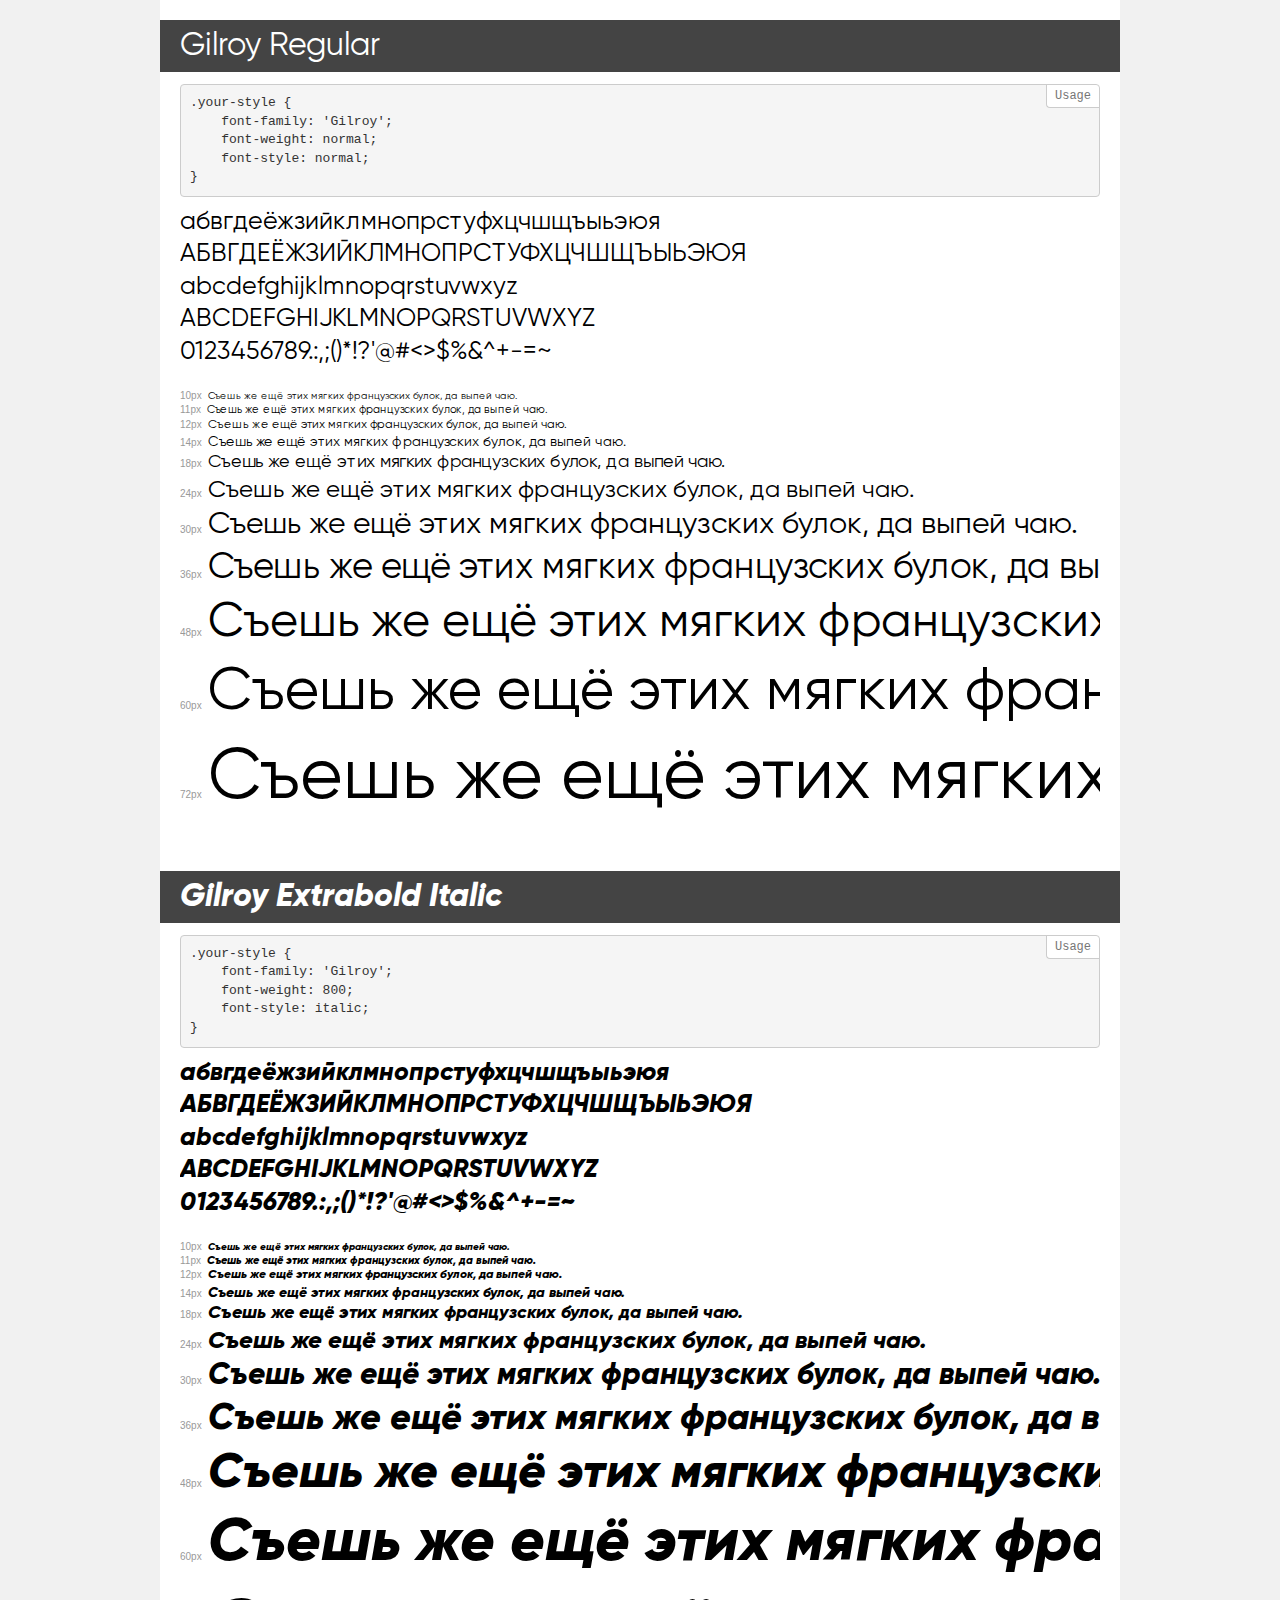
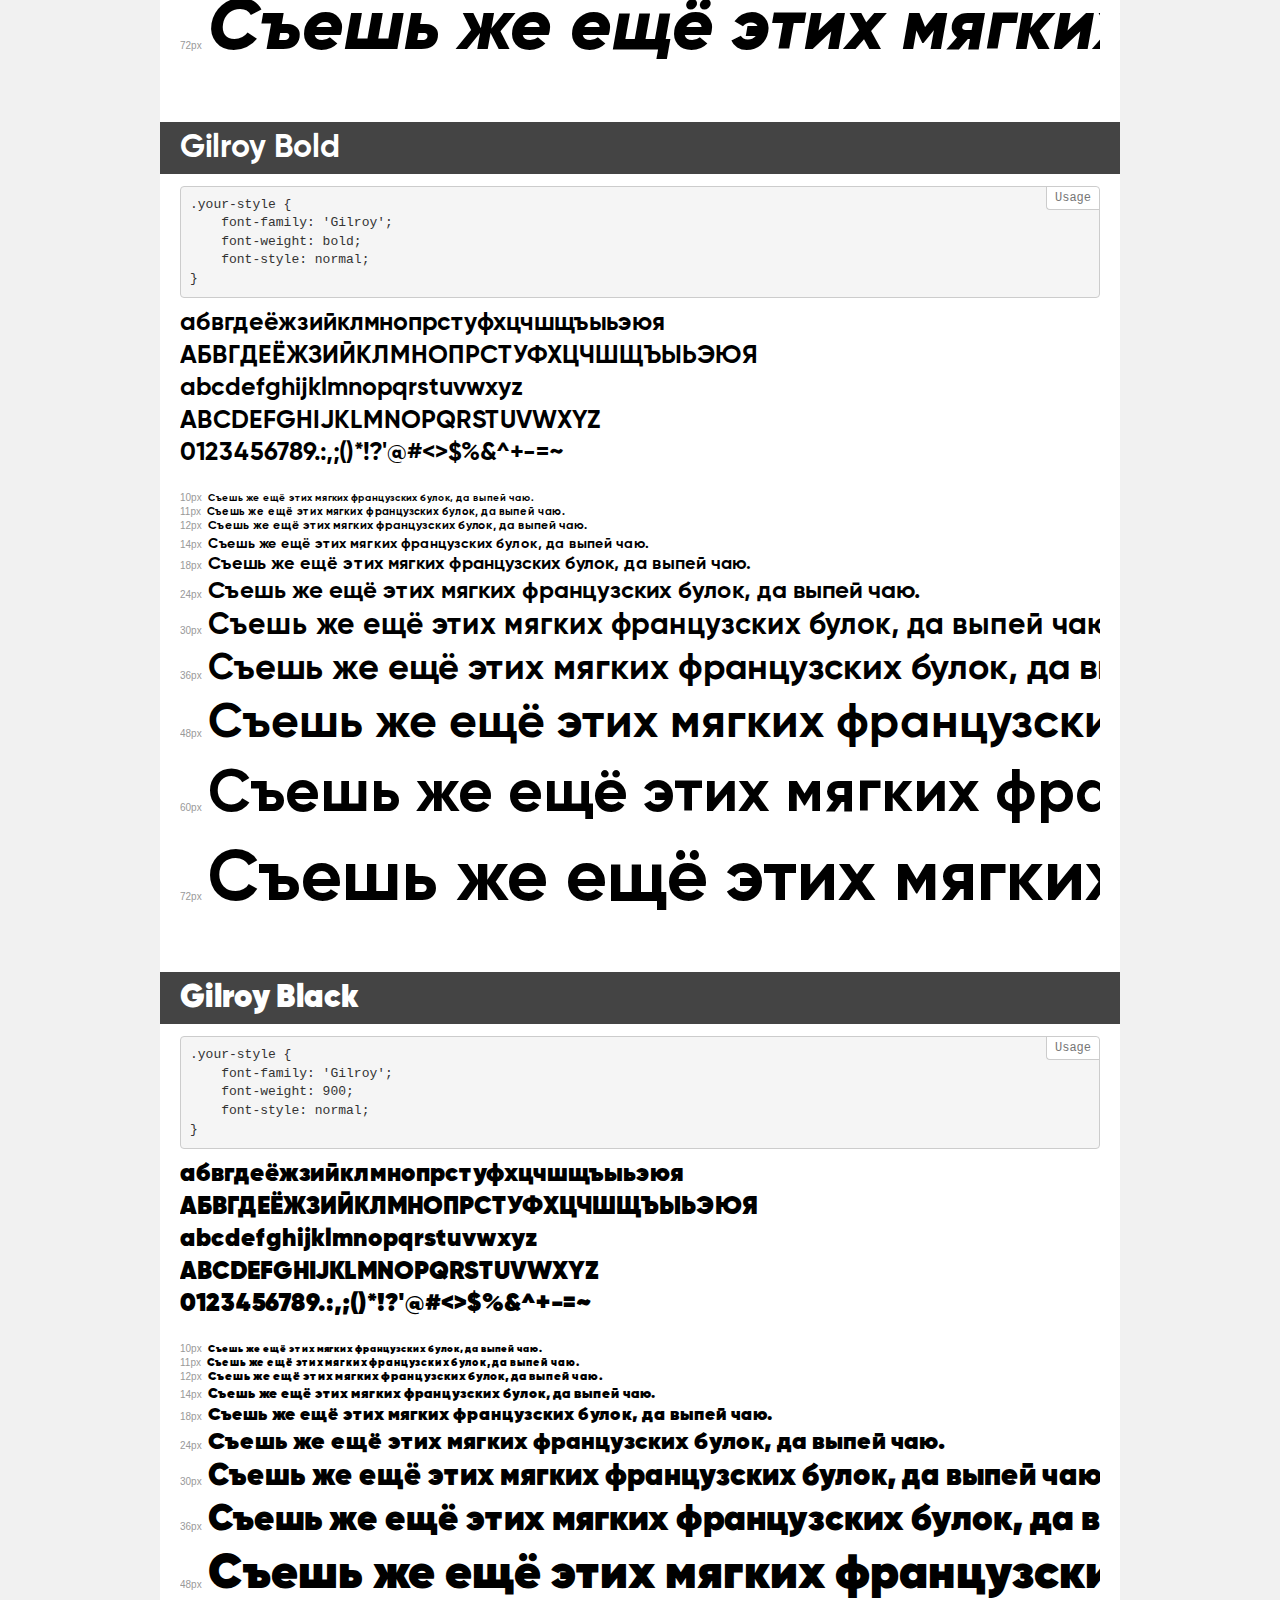
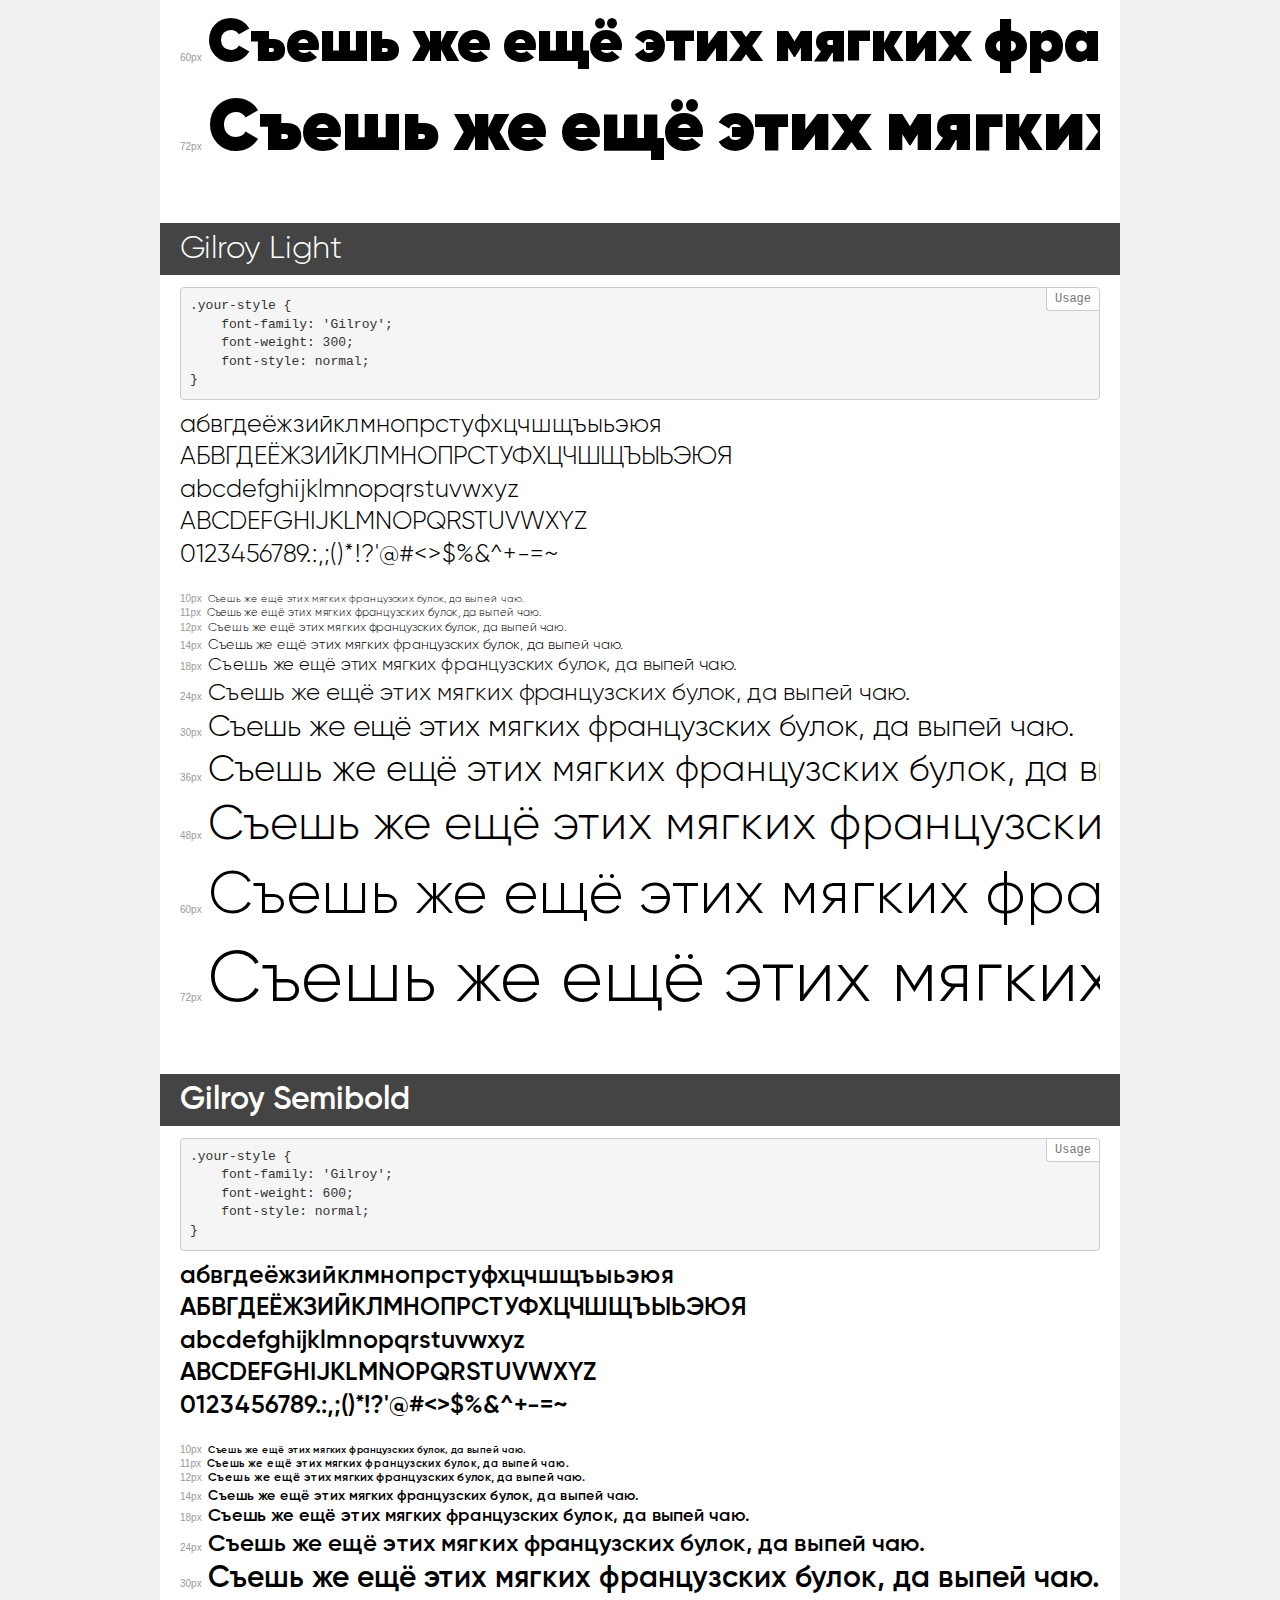
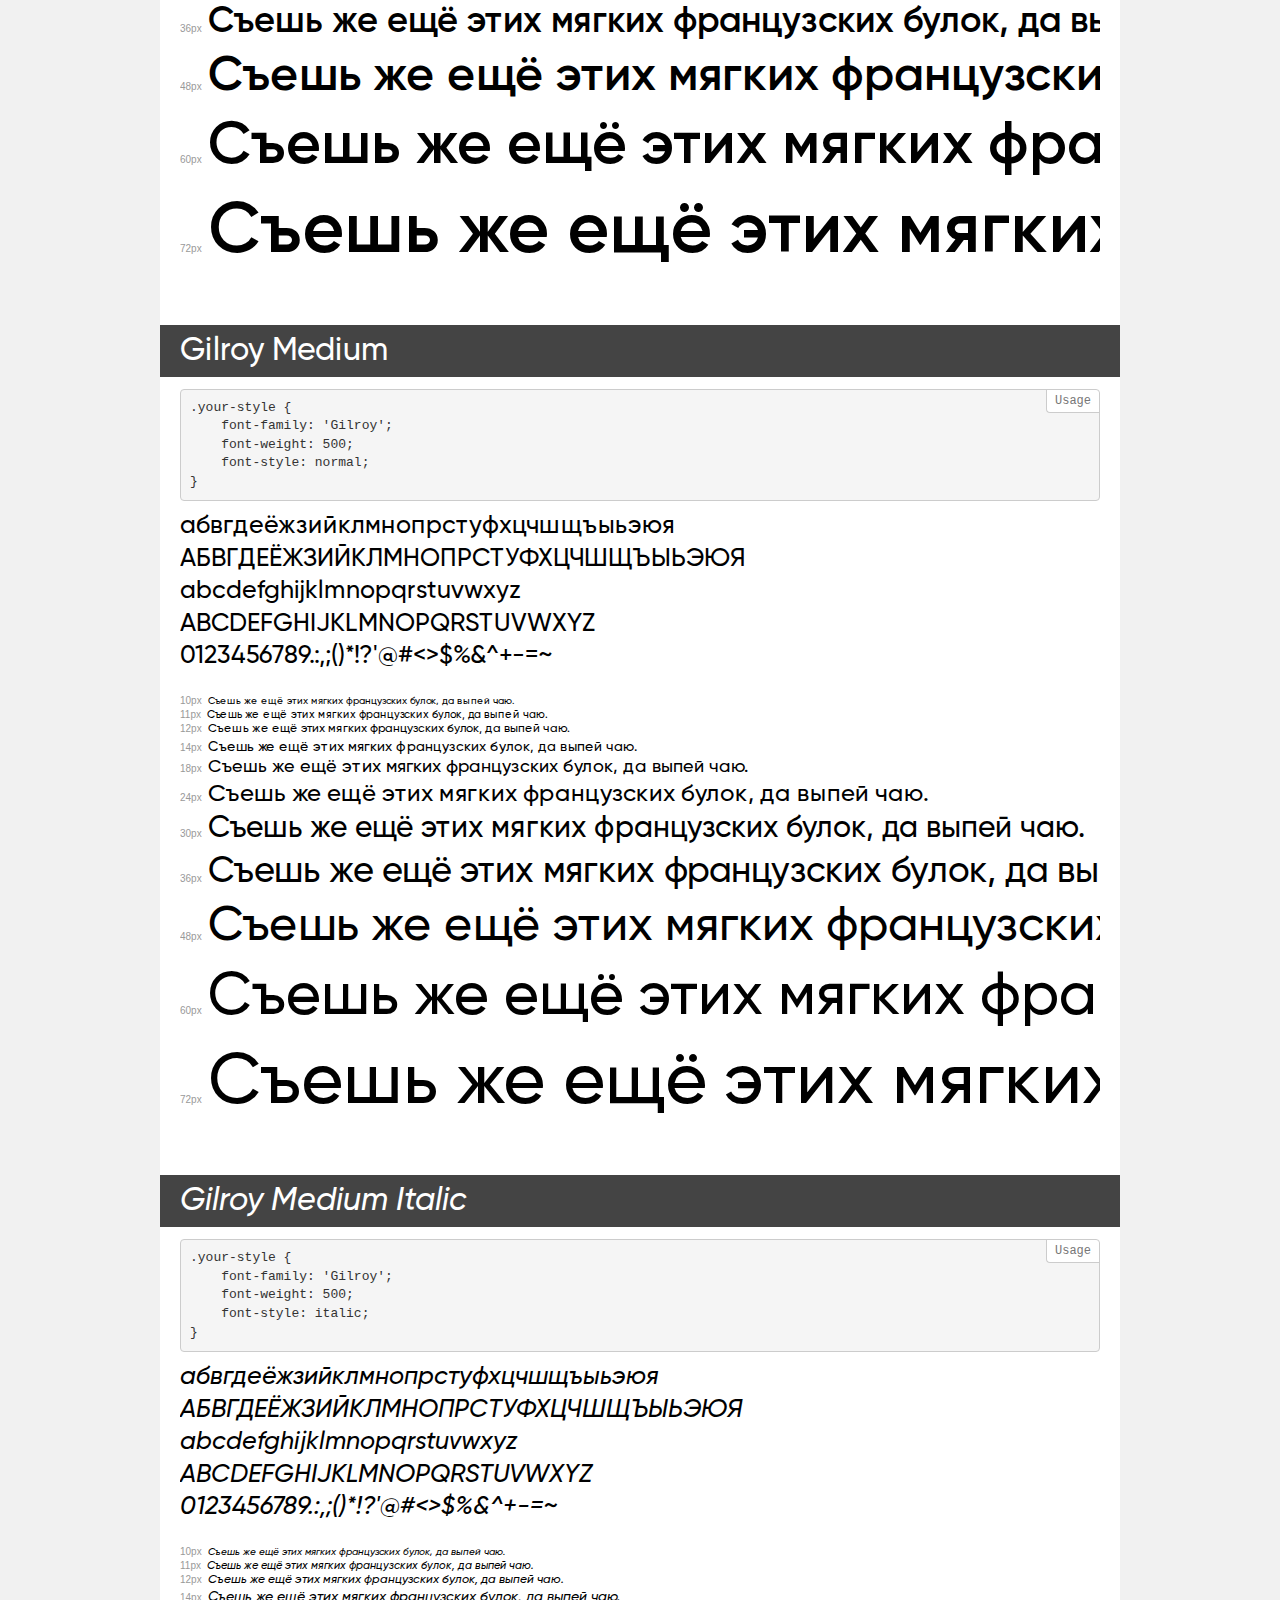
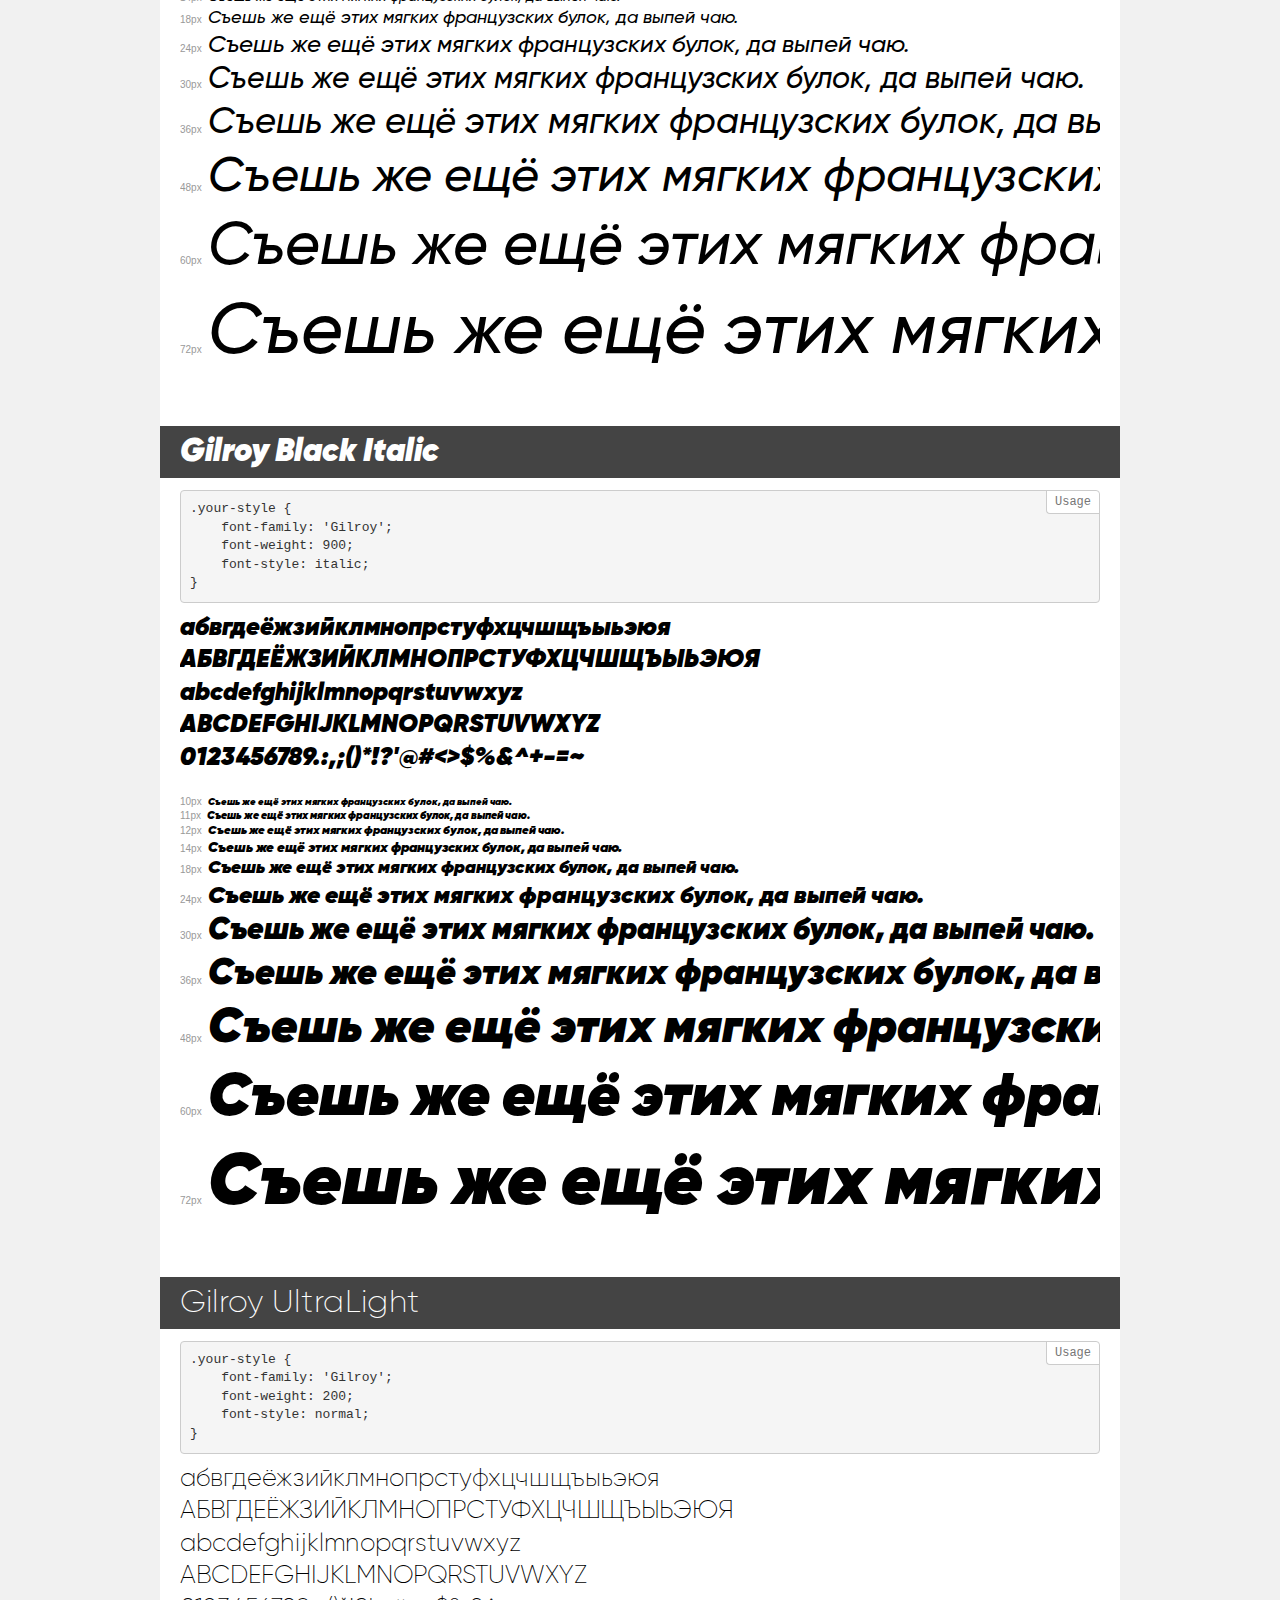
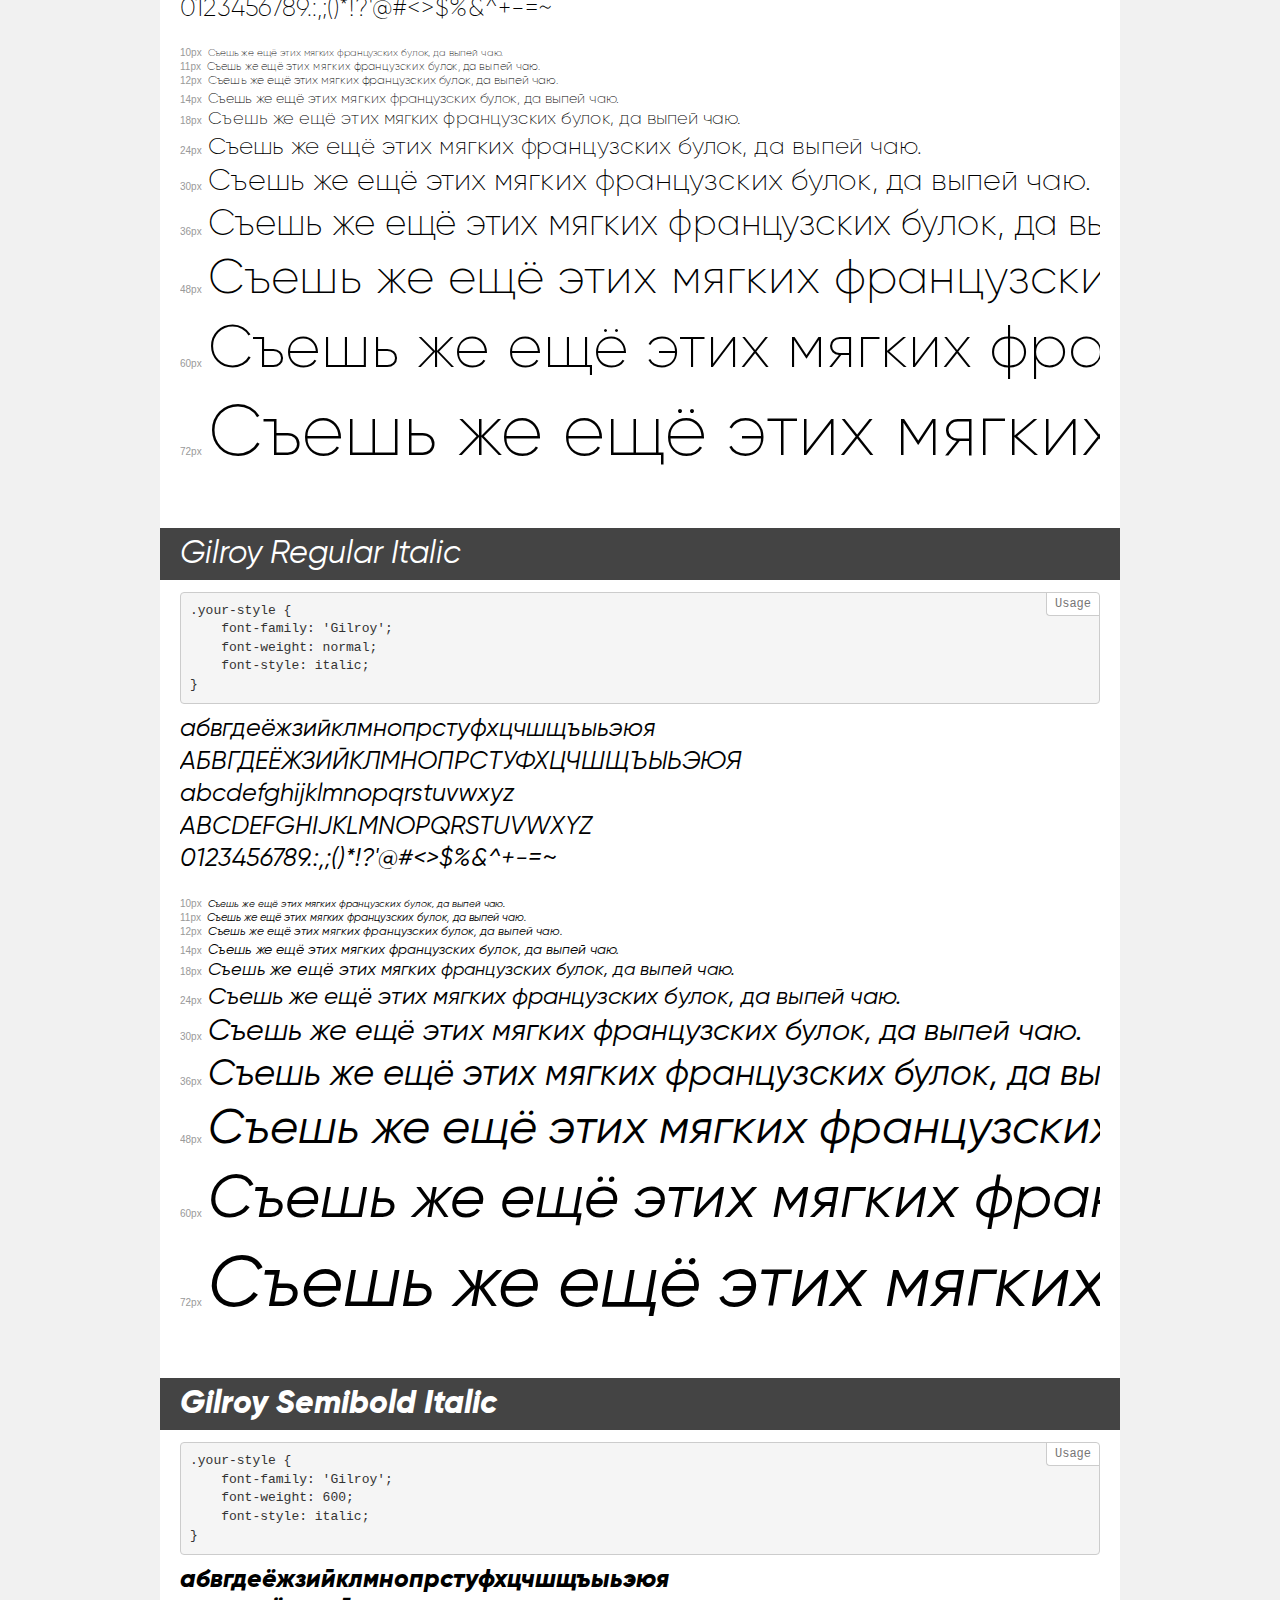
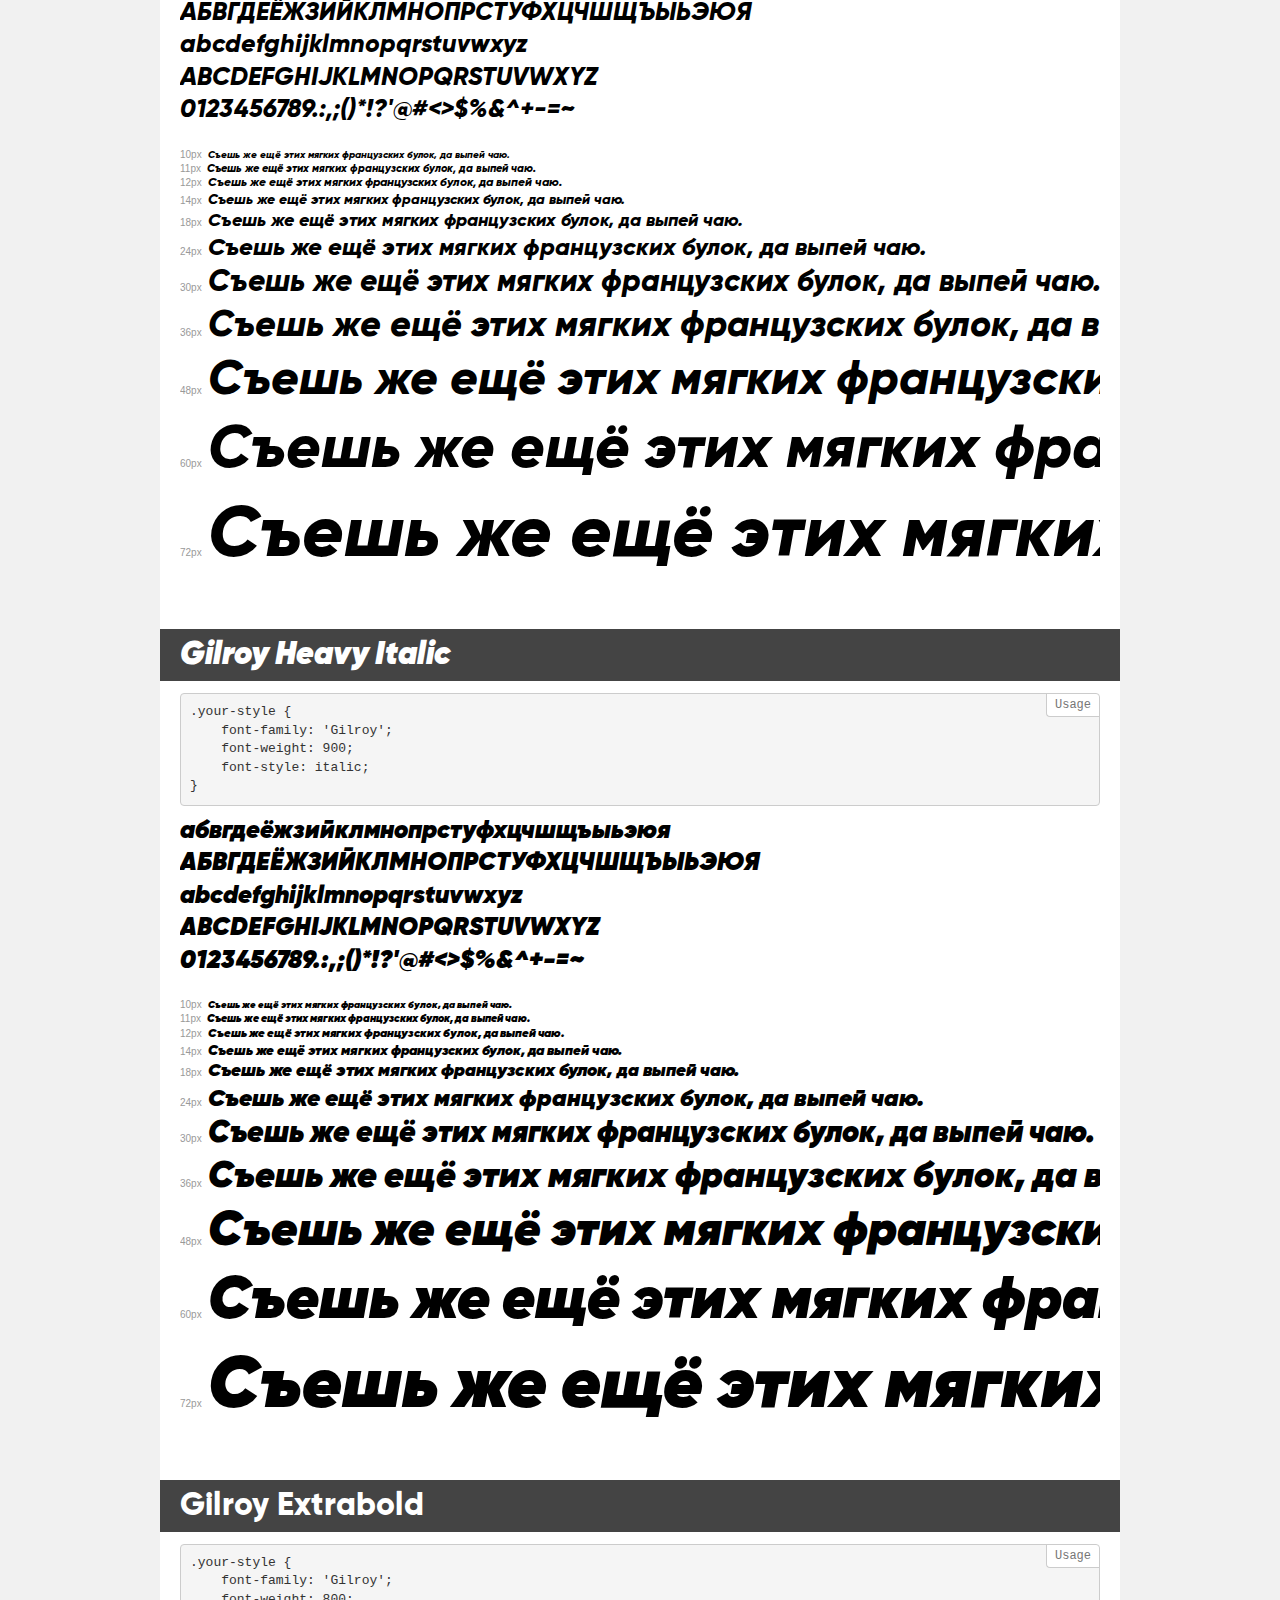
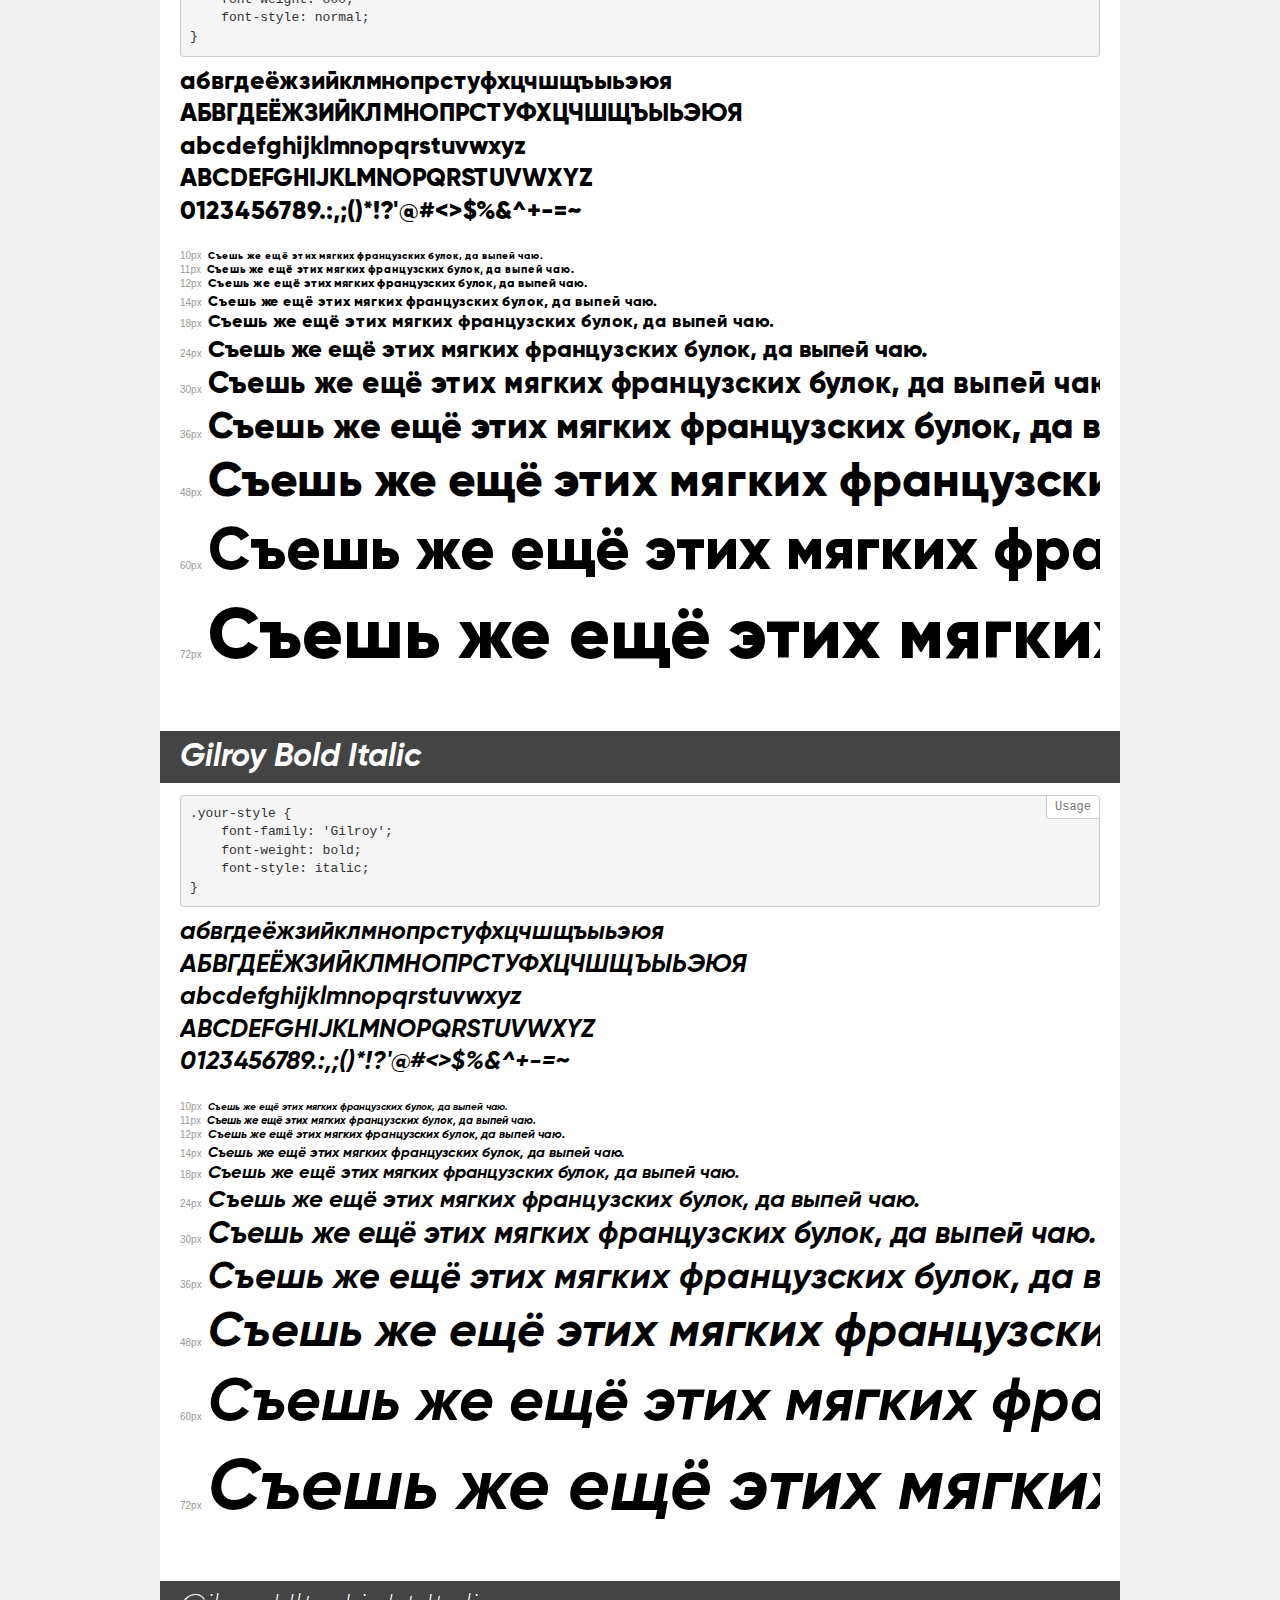
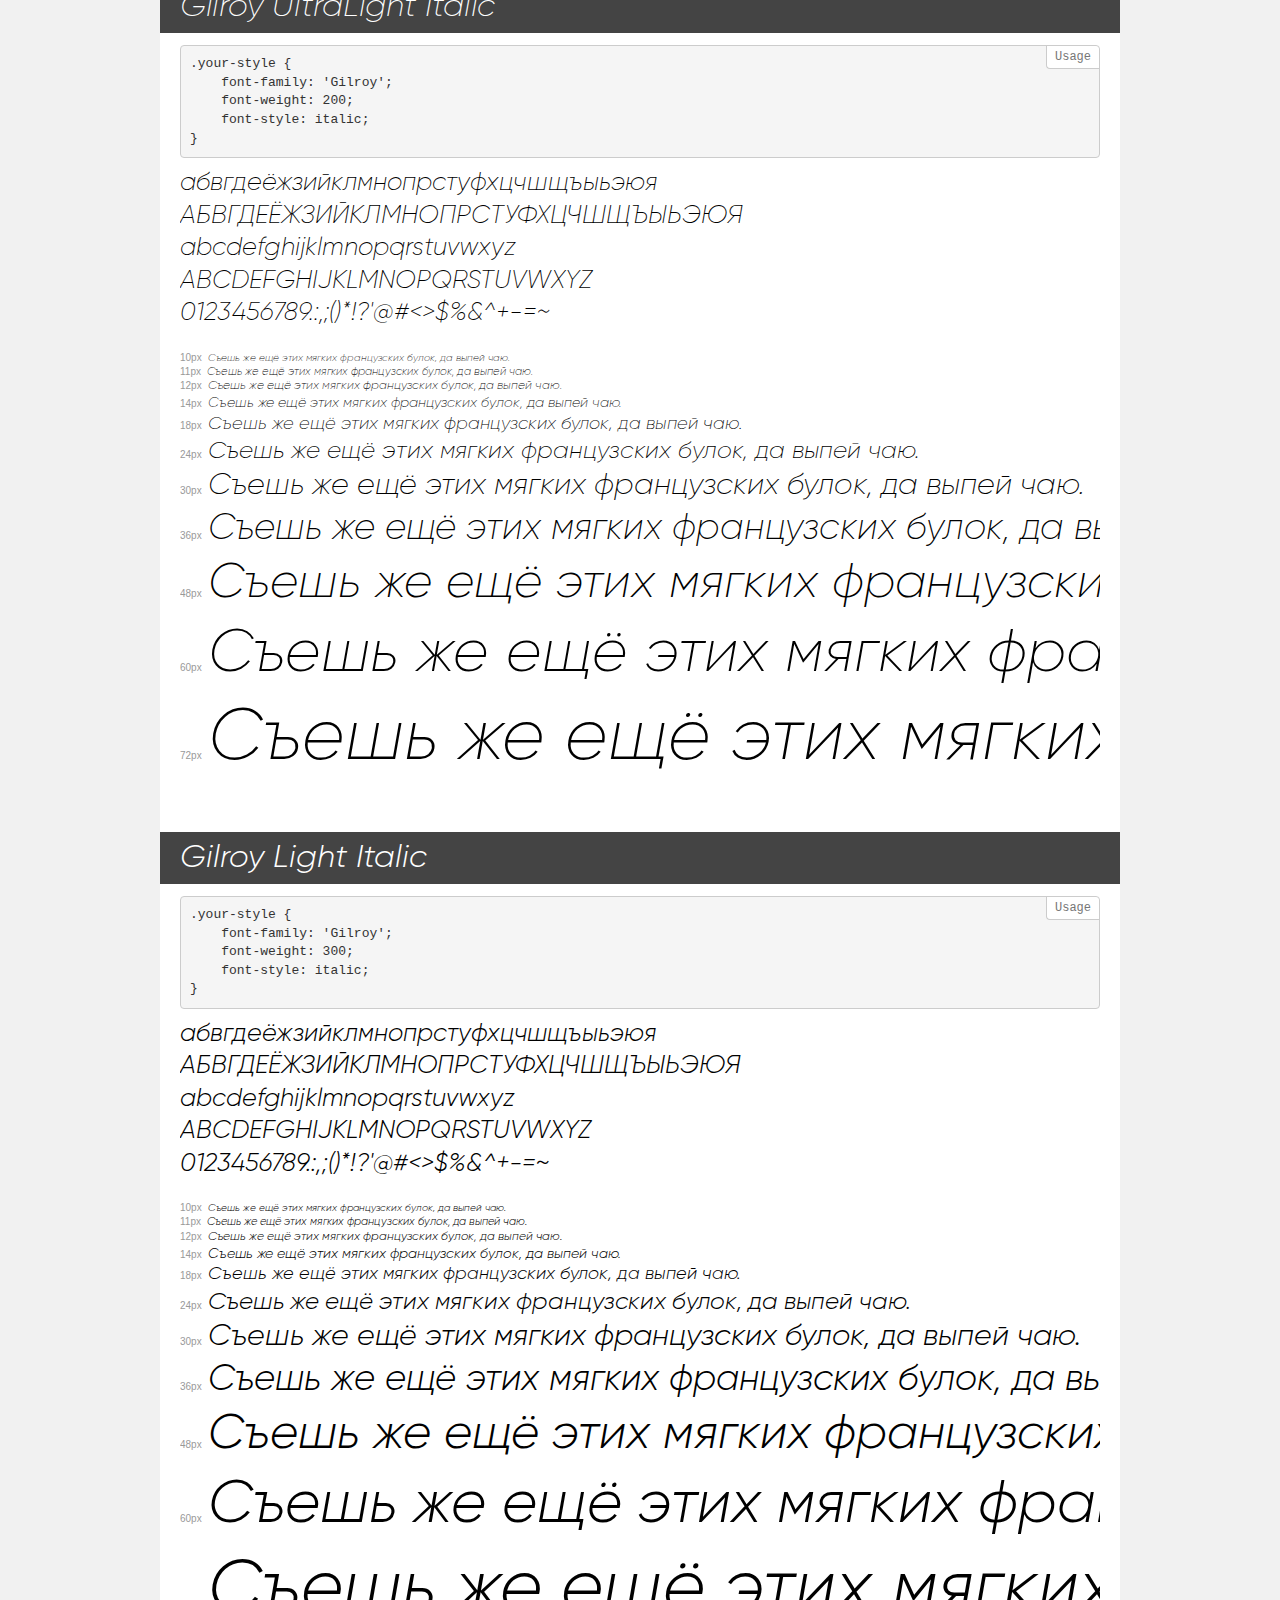
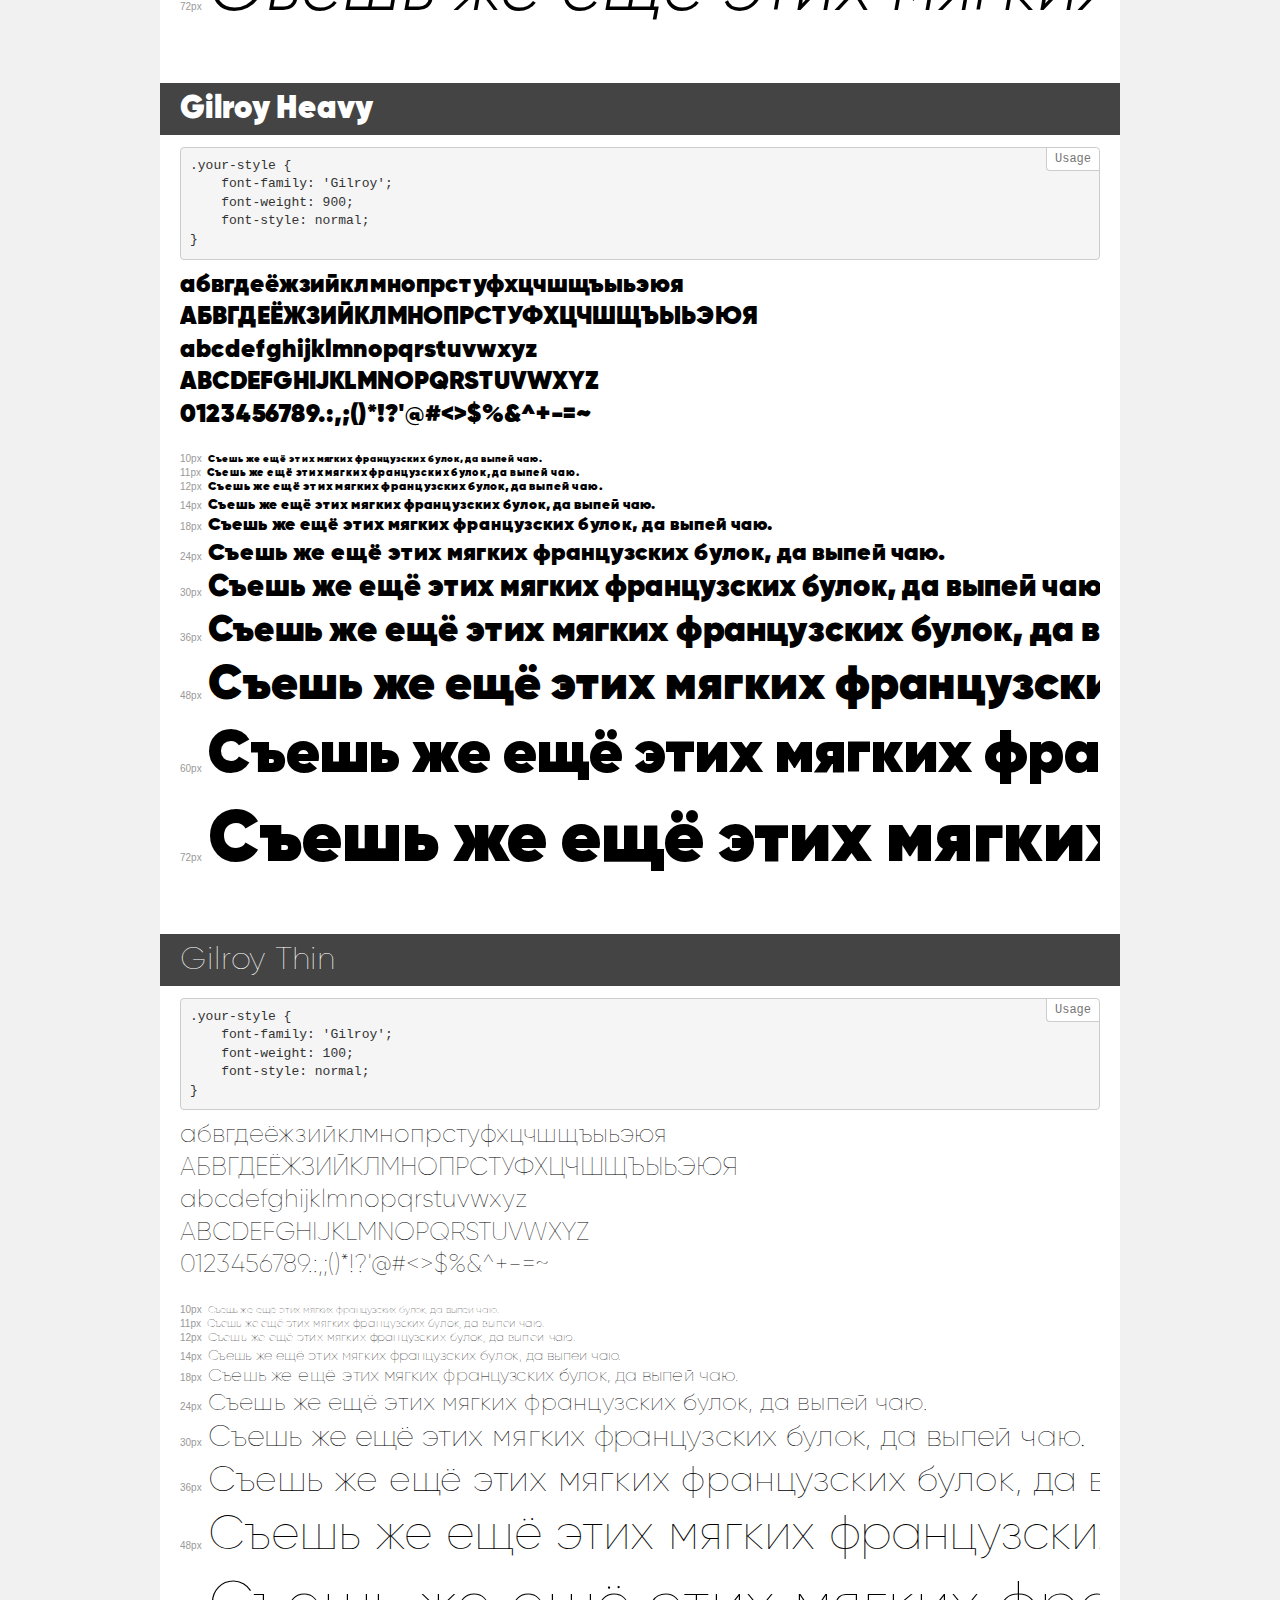
<file: assets/fonts/Gilroy/demo.html>
<!DOCTYPE html>
<html>
<head>
    <meta charset="utf-8">
    <meta http-equiv="X-UA-Compatible" content="IE=edge">
    <meta name="viewport" content="width=device-width, initial-scale=1">
    <meta name="robots" content="noindex, noarchive">
    <meta name="format-detection" content="telephone=no">
    <title>Transfonter demo</title>
    <link href="stylesheet.css" rel="stylesheet">
    <style>
        /*
        http://meyerweb.com/eric/tools/css/reset/
        v2.0 | 20110126
        License: none (public domain)
        */
        html, body, div, span, applet, object, iframe,
        h1, h2, h3, h4, h5, h6, p, blockquote, pre,
        a, abbr, acronym, address, big, cite, code,
        del, dfn, em, img, ins, kbd, q, s, samp,
        small, strike, strong, sub, sup, tt, var,
        b, u, i, center,
        dl, dt, dd, ol, ul, li,
        fieldset, form, label, legend,
        table, caption, tbody, tfoot, thead, tr, th, td,
        article, aside, canvas, details, embed,
        figure, figcaption, footer, header, hgroup,
        menu, nav, output, ruby, section, summary,
        time, mark, audio, video {
            margin: 0;
            padding: 0;
            border: 0;
            font-size: 100%;
            font: inherit;
            vertical-align: baseline;
        }
        /* HTML5 display-role reset for older browsers */
        article, aside, details, figcaption, figure,
        footer, header, hgroup, menu, nav, section {
            display: block;
        }
        body {
            line-height: 1;
        }
        ol, ul {
            list-style: none;
        }
        blockquote, q {
            quotes: none;
        }
        blockquote:before, blockquote:after,
        q:before, q:after {
            content: '';
            content: none;
        }
        table {
            border-collapse: collapse;
            border-spacing: 0;
        }
        /* common styles */
        body {
            background: #f1f1f1;
            color: #000;
        }
        .page {
            background: #fff;
            width: 920px;
            margin: 0 auto;
            padding: 20px 20px 0 20px;
            overflow: hidden;
        }
        .font-container {
            overflow-x: auto;
            overflow-y: hidden;
            margin-bottom: 40px;
            line-height: 1.3;
            white-space: nowrap;
            padding-bottom: 5px;
        }
        h1 {
            position: relative;
            background: #444;
            font-size: 32px;
            color: #fff;
            padding: 10px 20px;
            margin: 0 -20px 12px -20px;
        }
        .letters {
            font-size: 25px;
            margin-bottom: 20px;
        }
        .s10:before {
            content: '10px';
        }
        .s11:before {
            content: '11px';
        }
        .s12:before {
            content: '12px';
        }
        .s14:before {
            content: '14px';
        }
        .s18:before {
            content: '18px';
        }
        .s24:before {
            content: '24px';
        }
        .s30:before {
            content: '30px';
        }
        .s36:before {
            content: '36px';
        }
        .s48:before {
            content: '48px';
        }
        .s60:before {
            content: '60px';
        }
        .s72:before {
            content: '72px';
        }
        .s10:before, .s11:before, .s12:before, .s14:before,
        .s18:before, .s24:before, .s30:before, .s36:before,
        .s48:before, .s60:before, .s72:before {
            font-family: Arial, sans-serif;
            font-size: 10px;
            font-weight: normal;
            font-style: normal;
            color: #999;
            padding-right: 6px;
        }
        pre {
            display: block;
            position: relative;
            padding: 9px;
            margin: 0 0 10px;
            font-family: Monaco, Menlo, Consolas, "Courier New", monospace !important;
            font-size: 13px;
            line-height: 1.428571429;
            color: #333;
            font-weight: normal !important;
            font-style: normal !important;
            background-color: #f5f5f5;
            border: 1px solid #ccc;
            overflow-x: auto;
            border-radius: 4px;
        }
        pre:after {
            display: block;
            position: absolute;
            right: 0;
            top: 0;
            content: 'Usage';
            line-height: 1;
            padding: 5px 8px;
            font-size: 12px;
            color: #767676;
            background-color: #fff;
            border: 1px solid #ccc;
            border-right: none;
            border-top: none;
            border-radius: 0 4px 0 4px;
            z-index: 10;
        }
        /* responsive */
        @media (max-width: 959px) {
            .page {
                width: auto;
                margin: 0;
            }
        }
    </style>
</head>
<body>
<div class="page">
    <div class="demo" style="font-family: 'Gilroy'; font-weight: normal; font-style: normal;">
        <h1>Gilroy Regular</h1>
        <pre>.your-style {
    font-family: 'Gilroy';
    font-weight: normal;
    font-style: normal;
}</pre>
        <div class="font-container">
            <p class="letters">
                абвгдеёжзийклмнопрстуфхцчшщъыьэюя<br>
АБВГДЕЁЖЗИЙКЛМНОПРСТУФХЦЧШЩЪЫЬЭЮЯ<br>
abcdefghijklmnopqrstuvwxyz<br>
ABCDEFGHIJKLMNOPQRSTUVWXYZ<br>
                0123456789.:,;()*!?'@#<>$%&^+-=~
            </p>
            <p class="s10" style="font-size: 10px;">Съешь же ещё этих мягких французских булок, да выпей чаю.</p>
            <p class="s11" style="font-size: 11px;">Съешь же ещё этих мягких французских булок, да выпей чаю.</p>
            <p class="s12" style="font-size: 12px;">Съешь же ещё этих мягких французских булок, да выпей чаю.</p>
            <p class="s14" style="font-size: 14px;">Съешь же ещё этих мягких французских булок, да выпей чаю.</p>
            <p class="s18" style="font-size: 18px;">Съешь же ещё этих мягких французских булок, да выпей чаю.</p>
            <p class="s24" style="font-size: 24px;">Съешь же ещё этих мягких французских булок, да выпей чаю.</p>
            <p class="s30" style="font-size: 30px;">Съешь же ещё этих мягких французских булок, да выпей чаю.</p>
            <p class="s36" style="font-size: 36px;">Съешь же ещё этих мягких французских булок, да выпей чаю.</p>
            <p class="s48" style="font-size: 48px;">Съешь же ещё этих мягких французских булок, да выпей чаю.</p>
            <p class="s60" style="font-size: 60px;">Съешь же ещё этих мягких французских булок, да выпей чаю.</p>
            <p class="s72" style="font-size: 72px;">Съешь же ещё этих мягких французских булок, да выпей чаю.</p>
        </div>
    </div>
    <div class="demo" style="font-family: 'Gilroy'; font-weight: 800; font-style: italic;">
        <h1>Gilroy Extrabold Italic</h1>
        <pre>.your-style {
    font-family: 'Gilroy';
    font-weight: 800;
    font-style: italic;
}</pre>
        <div class="font-container">
            <p class="letters">
                абвгдеёжзийклмнопрстуфхцчшщъыьэюя<br>
АБВГДЕЁЖЗИЙКЛМНОПРСТУФХЦЧШЩЪЫЬЭЮЯ<br>
abcdefghijklmnopqrstuvwxyz<br>
ABCDEFGHIJKLMNOPQRSTUVWXYZ<br>
                0123456789.:,;()*!?'@#<>$%&^+-=~
            </p>
            <p class="s10" style="font-size: 10px;">Съешь же ещё этих мягких французских булок, да выпей чаю.</p>
            <p class="s11" style="font-size: 11px;">Съешь же ещё этих мягких французских булок, да выпей чаю.</p>
            <p class="s12" style="font-size: 12px;">Съешь же ещё этих мягких французских булок, да выпей чаю.</p>
            <p class="s14" style="font-size: 14px;">Съешь же ещё этих мягких французских булок, да выпей чаю.</p>
            <p class="s18" style="font-size: 18px;">Съешь же ещё этих мягких французских булок, да выпей чаю.</p>
            <p class="s24" style="font-size: 24px;">Съешь же ещё этих мягких французских булок, да выпей чаю.</p>
            <p class="s30" style="font-size: 30px;">Съешь же ещё этих мягких французских булок, да выпей чаю.</p>
            <p class="s36" style="font-size: 36px;">Съешь же ещё этих мягких французских булок, да выпей чаю.</p>
            <p class="s48" style="font-size: 48px;">Съешь же ещё этих мягких французских булок, да выпей чаю.</p>
            <p class="s60" style="font-size: 60px;">Съешь же ещё этих мягких французских булок, да выпей чаю.</p>
            <p class="s72" style="font-size: 72px;">Съешь же ещё этих мягких французских булок, да выпей чаю.</p>
        </div>
    </div>
    <div class="demo" style="font-family: 'Gilroy'; font-weight: bold; font-style: normal;">
        <h1>Gilroy Bold</h1>
        <pre>.your-style {
    font-family: 'Gilroy';
    font-weight: bold;
    font-style: normal;
}</pre>
        <div class="font-container">
            <p class="letters">
                абвгдеёжзийклмнопрстуфхцчшщъыьэюя<br>
АБВГДЕЁЖЗИЙКЛМНОПРСТУФХЦЧШЩЪЫЬЭЮЯ<br>
abcdefghijklmnopqrstuvwxyz<br>
ABCDEFGHIJKLMNOPQRSTUVWXYZ<br>
                0123456789.:,;()*!?'@#<>$%&^+-=~
            </p>
            <p class="s10" style="font-size: 10px;">Съешь же ещё этих мягких французских булок, да выпей чаю.</p>
            <p class="s11" style="font-size: 11px;">Съешь же ещё этих мягких французских булок, да выпей чаю.</p>
            <p class="s12" style="font-size: 12px;">Съешь же ещё этих мягких французских булок, да выпей чаю.</p>
            <p class="s14" style="font-size: 14px;">Съешь же ещё этих мягких французских булок, да выпей чаю.</p>
            <p class="s18" style="font-size: 18px;">Съешь же ещё этих мягких французских булок, да выпей чаю.</p>
            <p class="s24" style="font-size: 24px;">Съешь же ещё этих мягких французских булок, да выпей чаю.</p>
            <p class="s30" style="font-size: 30px;">Съешь же ещё этих мягких французских булок, да выпей чаю.</p>
            <p class="s36" style="font-size: 36px;">Съешь же ещё этих мягких французских булок, да выпей чаю.</p>
            <p class="s48" style="font-size: 48px;">Съешь же ещё этих мягких французских булок, да выпей чаю.</p>
            <p class="s60" style="font-size: 60px;">Съешь же ещё этих мягких французских булок, да выпей чаю.</p>
            <p class="s72" style="font-size: 72px;">Съешь же ещё этих мягких французских булок, да выпей чаю.</p>
        </div>
    </div>
    <div class="demo" style="font-family: 'Gilroy'; font-weight: 900; font-style: normal;">
        <h1>Gilroy Black</h1>
        <pre>.your-style {
    font-family: 'Gilroy';
    font-weight: 900;
    font-style: normal;
}</pre>
        <div class="font-container">
            <p class="letters">
                абвгдеёжзийклмнопрстуфхцчшщъыьэюя<br>
АБВГДЕЁЖЗИЙКЛМНОПРСТУФХЦЧШЩЪЫЬЭЮЯ<br>
abcdefghijklmnopqrstuvwxyz<br>
ABCDEFGHIJKLMNOPQRSTUVWXYZ<br>
                0123456789.:,;()*!?'@#<>$%&^+-=~
            </p>
            <p class="s10" style="font-size: 10px;">Съешь же ещё этих мягких французских булок, да выпей чаю.</p>
            <p class="s11" style="font-size: 11px;">Съешь же ещё этих мягких французских булок, да выпей чаю.</p>
            <p class="s12" style="font-size: 12px;">Съешь же ещё этих мягких французских булок, да выпей чаю.</p>
            <p class="s14" style="font-size: 14px;">Съешь же ещё этих мягких французских булок, да выпей чаю.</p>
            <p class="s18" style="font-size: 18px;">Съешь же ещё этих мягких французских булок, да выпей чаю.</p>
            <p class="s24" style="font-size: 24px;">Съешь же ещё этих мягких французских булок, да выпей чаю.</p>
            <p class="s30" style="font-size: 30px;">Съешь же ещё этих мягких французских булок, да выпей чаю.</p>
            <p class="s36" style="font-size: 36px;">Съешь же ещё этих мягких французских булок, да выпей чаю.</p>
            <p class="s48" style="font-size: 48px;">Съешь же ещё этих мягких французских булок, да выпей чаю.</p>
            <p class="s60" style="font-size: 60px;">Съешь же ещё этих мягких французских булок, да выпей чаю.</p>
            <p class="s72" style="font-size: 72px;">Съешь же ещё этих мягких французских булок, да выпей чаю.</p>
        </div>
    </div>
    <div class="demo" style="font-family: 'Gilroy'; font-weight: 300; font-style: normal;">
        <h1>Gilroy Light</h1>
        <pre>.your-style {
    font-family: 'Gilroy';
    font-weight: 300;
    font-style: normal;
}</pre>
        <div class="font-container">
            <p class="letters">
                абвгдеёжзийклмнопрстуфхцчшщъыьэюя<br>
АБВГДЕЁЖЗИЙКЛМНОПРСТУФХЦЧШЩЪЫЬЭЮЯ<br>
abcdefghijklmnopqrstuvwxyz<br>
ABCDEFGHIJKLMNOPQRSTUVWXYZ<br>
                0123456789.:,;()*!?'@#<>$%&^+-=~
            </p>
            <p class="s10" style="font-size: 10px;">Съешь же ещё этих мягких французских булок, да выпей чаю.</p>
            <p class="s11" style="font-size: 11px;">Съешь же ещё этих мягких французских булок, да выпей чаю.</p>
            <p class="s12" style="font-size: 12px;">Съешь же ещё этих мягких французских булок, да выпей чаю.</p>
            <p class="s14" style="font-size: 14px;">Съешь же ещё этих мягких французских булок, да выпей чаю.</p>
            <p class="s18" style="font-size: 18px;">Съешь же ещё этих мягких французских булок, да выпей чаю.</p>
            <p class="s24" style="font-size: 24px;">Съешь же ещё этих мягких французских булок, да выпей чаю.</p>
            <p class="s30" style="font-size: 30px;">Съешь же ещё этих мягких французских булок, да выпей чаю.</p>
            <p class="s36" style="font-size: 36px;">Съешь же ещё этих мягких французских булок, да выпей чаю.</p>
            <p class="s48" style="font-size: 48px;">Съешь же ещё этих мягких французских булок, да выпей чаю.</p>
            <p class="s60" style="font-size: 60px;">Съешь же ещё этих мягких французских булок, да выпей чаю.</p>
            <p class="s72" style="font-size: 72px;">Съешь же ещё этих мягких французских булок, да выпей чаю.</p>
        </div>
    </div>
    <div class="demo" style="font-family: 'Gilroy'; font-weight: 600; font-style: normal;">
        <h1>Gilroy Semibold</h1>
        <pre>.your-style {
    font-family: 'Gilroy';
    font-weight: 600;
    font-style: normal;
}</pre>
        <div class="font-container">
            <p class="letters">
                абвгдеёжзийклмнопрстуфхцчшщъыьэюя<br>
АБВГДЕЁЖЗИЙКЛМНОПРСТУФХЦЧШЩЪЫЬЭЮЯ<br>
abcdefghijklmnopqrstuvwxyz<br>
ABCDEFGHIJKLMNOPQRSTUVWXYZ<br>
                0123456789.:,;()*!?'@#<>$%&^+-=~
            </p>
            <p class="s10" style="font-size: 10px;">Съешь же ещё этих мягких французских булок, да выпей чаю.</p>
            <p class="s11" style="font-size: 11px;">Съешь же ещё этих мягких французских булок, да выпей чаю.</p>
            <p class="s12" style="font-size: 12px;">Съешь же ещё этих мягких французских булок, да выпей чаю.</p>
            <p class="s14" style="font-size: 14px;">Съешь же ещё этих мягких французских булок, да выпей чаю.</p>
            <p class="s18" style="font-size: 18px;">Съешь же ещё этих мягких французских булок, да выпей чаю.</p>
            <p class="s24" style="font-size: 24px;">Съешь же ещё этих мягких французских булок, да выпей чаю.</p>
            <p class="s30" style="font-size: 30px;">Съешь же ещё этих мягких французских булок, да выпей чаю.</p>
            <p class="s36" style="font-size: 36px;">Съешь же ещё этих мягких французских булок, да выпей чаю.</p>
            <p class="s48" style="font-size: 48px;">Съешь же ещё этих мягких французских булок, да выпей чаю.</p>
            <p class="s60" style="font-size: 60px;">Съешь же ещё этих мягких французских булок, да выпей чаю.</p>
            <p class="s72" style="font-size: 72px;">Съешь же ещё этих мягких французских булок, да выпей чаю.</p>
        </div>
    </div>
    <div class="demo" style="font-family: 'Gilroy'; font-weight: 500; font-style: normal;">
        <h1>Gilroy Medium</h1>
        <pre>.your-style {
    font-family: 'Gilroy';
    font-weight: 500;
    font-style: normal;
}</pre>
        <div class="font-container">
            <p class="letters">
                абвгдеёжзийклмнопрстуфхцчшщъыьэюя<br>
АБВГДЕЁЖЗИЙКЛМНОПРСТУФХЦЧШЩЪЫЬЭЮЯ<br>
abcdefghijklmnopqrstuvwxyz<br>
ABCDEFGHIJKLMNOPQRSTUVWXYZ<br>
                0123456789.:,;()*!?'@#<>$%&^+-=~
            </p>
            <p class="s10" style="font-size: 10px;">Съешь же ещё этих мягких французских булок, да выпей чаю.</p>
            <p class="s11" style="font-size: 11px;">Съешь же ещё этих мягких французских булок, да выпей чаю.</p>
            <p class="s12" style="font-size: 12px;">Съешь же ещё этих мягких французских булок, да выпей чаю.</p>
            <p class="s14" style="font-size: 14px;">Съешь же ещё этих мягких французских булок, да выпей чаю.</p>
            <p class="s18" style="font-size: 18px;">Съешь же ещё этих мягких французских булок, да выпей чаю.</p>
            <p class="s24" style="font-size: 24px;">Съешь же ещё этих мягких французских булок, да выпей чаю.</p>
            <p class="s30" style="font-size: 30px;">Съешь же ещё этих мягких французских булок, да выпей чаю.</p>
            <p class="s36" style="font-size: 36px;">Съешь же ещё этих мягких французских булок, да выпей чаю.</p>
            <p class="s48" style="font-size: 48px;">Съешь же ещё этих мягких французских булок, да выпей чаю.</p>
            <p class="s60" style="font-size: 60px;">Съешь же ещё этих мягких французских булок, да выпей чаю.</p>
            <p class="s72" style="font-size: 72px;">Съешь же ещё этих мягких французских булок, да выпей чаю.</p>
        </div>
    </div>
    <div class="demo" style="font-family: 'Gilroy'; font-weight: 500; font-style: italic;">
        <h1>Gilroy Medium Italic</h1>
        <pre>.your-style {
    font-family: 'Gilroy';
    font-weight: 500;
    font-style: italic;
}</pre>
        <div class="font-container">
            <p class="letters">
                абвгдеёжзийклмнопрстуфхцчшщъыьэюя<br>
АБВГДЕЁЖЗИЙКЛМНОПРСТУФХЦЧШЩЪЫЬЭЮЯ<br>
abcdefghijklmnopqrstuvwxyz<br>
ABCDEFGHIJKLMNOPQRSTUVWXYZ<br>
                0123456789.:,;()*!?'@#<>$%&^+-=~
            </p>
            <p class="s10" style="font-size: 10px;">Съешь же ещё этих мягких французских булок, да выпей чаю.</p>
            <p class="s11" style="font-size: 11px;">Съешь же ещё этих мягких французских булок, да выпей чаю.</p>
            <p class="s12" style="font-size: 12px;">Съешь же ещё этих мягких французских булок, да выпей чаю.</p>
            <p class="s14" style="font-size: 14px;">Съешь же ещё этих мягких французских булок, да выпей чаю.</p>
            <p class="s18" style="font-size: 18px;">Съешь же ещё этих мягких французских булок, да выпей чаю.</p>
            <p class="s24" style="font-size: 24px;">Съешь же ещё этих мягких французских булок, да выпей чаю.</p>
            <p class="s30" style="font-size: 30px;">Съешь же ещё этих мягких французских булок, да выпей чаю.</p>
            <p class="s36" style="font-size: 36px;">Съешь же ещё этих мягких французских булок, да выпей чаю.</p>
            <p class="s48" style="font-size: 48px;">Съешь же ещё этих мягких французских булок, да выпей чаю.</p>
            <p class="s60" style="font-size: 60px;">Съешь же ещё этих мягких французских булок, да выпей чаю.</p>
            <p class="s72" style="font-size: 72px;">Съешь же ещё этих мягких французских булок, да выпей чаю.</p>
        </div>
    </div>
    <div class="demo" style="font-family: 'Gilroy'; font-weight: 900; font-style: italic;">
        <h1>Gilroy Black Italic</h1>
        <pre>.your-style {
    font-family: 'Gilroy';
    font-weight: 900;
    font-style: italic;
}</pre>
        <div class="font-container">
            <p class="letters">
                абвгдеёжзийклмнопрстуфхцчшщъыьэюя<br>
АБВГДЕЁЖЗИЙКЛМНОПРСТУФХЦЧШЩЪЫЬЭЮЯ<br>
abcdefghijklmnopqrstuvwxyz<br>
ABCDEFGHIJKLMNOPQRSTUVWXYZ<br>
                0123456789.:,;()*!?'@#<>$%&^+-=~
            </p>
            <p class="s10" style="font-size: 10px;">Съешь же ещё этих мягких французских булок, да выпей чаю.</p>
            <p class="s11" style="font-size: 11px;">Съешь же ещё этих мягких французских булок, да выпей чаю.</p>
            <p class="s12" style="font-size: 12px;">Съешь же ещё этих мягких французских булок, да выпей чаю.</p>
            <p class="s14" style="font-size: 14px;">Съешь же ещё этих мягких французских булок, да выпей чаю.</p>
            <p class="s18" style="font-size: 18px;">Съешь же ещё этих мягких французских булок, да выпей чаю.</p>
            <p class="s24" style="font-size: 24px;">Съешь же ещё этих мягких французских булок, да выпей чаю.</p>
            <p class="s30" style="font-size: 30px;">Съешь же ещё этих мягких французских булок, да выпей чаю.</p>
            <p class="s36" style="font-size: 36px;">Съешь же ещё этих мягких французских булок, да выпей чаю.</p>
            <p class="s48" style="font-size: 48px;">Съешь же ещё этих мягких французских булок, да выпей чаю.</p>
            <p class="s60" style="font-size: 60px;">Съешь же ещё этих мягких французских булок, да выпей чаю.</p>
            <p class="s72" style="font-size: 72px;">Съешь же ещё этих мягких французских булок, да выпей чаю.</p>
        </div>
    </div>
    <div class="demo" style="font-family: 'Gilroy'; font-weight: 200; font-style: normal;">
        <h1>Gilroy UltraLight</h1>
        <pre>.your-style {
    font-family: 'Gilroy';
    font-weight: 200;
    font-style: normal;
}</pre>
        <div class="font-container">
            <p class="letters">
                абвгдеёжзийклмнопрстуфхцчшщъыьэюя<br>
АБВГДЕЁЖЗИЙКЛМНОПРСТУФХЦЧШЩЪЫЬЭЮЯ<br>
abcdefghijklmnopqrstuvwxyz<br>
ABCDEFGHIJKLMNOPQRSTUVWXYZ<br>
                0123456789.:,;()*!?'@#<>$%&^+-=~
            </p>
            <p class="s10" style="font-size: 10px;">Съешь же ещё этих мягких французских булок, да выпей чаю.</p>
            <p class="s11" style="font-size: 11px;">Съешь же ещё этих мягких французских булок, да выпей чаю.</p>
            <p class="s12" style="font-size: 12px;">Съешь же ещё этих мягких французских булок, да выпей чаю.</p>
            <p class="s14" style="font-size: 14px;">Съешь же ещё этих мягких французских булок, да выпей чаю.</p>
            <p class="s18" style="font-size: 18px;">Съешь же ещё этих мягких французских булок, да выпей чаю.</p>
            <p class="s24" style="font-size: 24px;">Съешь же ещё этих мягких французских булок, да выпей чаю.</p>
            <p class="s30" style="font-size: 30px;">Съешь же ещё этих мягких французских булок, да выпей чаю.</p>
            <p class="s36" style="font-size: 36px;">Съешь же ещё этих мягких французских булок, да выпей чаю.</p>
            <p class="s48" style="font-size: 48px;">Съешь же ещё этих мягких французских булок, да выпей чаю.</p>
            <p class="s60" style="font-size: 60px;">Съешь же ещё этих мягких французских булок, да выпей чаю.</p>
            <p class="s72" style="font-size: 72px;">Съешь же ещё этих мягких французских булок, да выпей чаю.</p>
        </div>
    </div>
    <div class="demo" style="font-family: 'Gilroy'; font-weight: normal; font-style: italic;">
        <h1>Gilroy Regular Italic</h1>
        <pre>.your-style {
    font-family: 'Gilroy';
    font-weight: normal;
    font-style: italic;
}</pre>
        <div class="font-container">
            <p class="letters">
                абвгдеёжзийклмнопрстуфхцчшщъыьэюя<br>
АБВГДЕЁЖЗИЙКЛМНОПРСТУФХЦЧШЩЪЫЬЭЮЯ<br>
abcdefghijklmnopqrstuvwxyz<br>
ABCDEFGHIJKLMNOPQRSTUVWXYZ<br>
                0123456789.:,;()*!?'@#<>$%&^+-=~
            </p>
            <p class="s10" style="font-size: 10px;">Съешь же ещё этих мягких французских булок, да выпей чаю.</p>
            <p class="s11" style="font-size: 11px;">Съешь же ещё этих мягких французских булок, да выпей чаю.</p>
            <p class="s12" style="font-size: 12px;">Съешь же ещё этих мягких французских булок, да выпей чаю.</p>
            <p class="s14" style="font-size: 14px;">Съешь же ещё этих мягких французских булок, да выпей чаю.</p>
            <p class="s18" style="font-size: 18px;">Съешь же ещё этих мягких французских булок, да выпей чаю.</p>
            <p class="s24" style="font-size: 24px;">Съешь же ещё этих мягких французских булок, да выпей чаю.</p>
            <p class="s30" style="font-size: 30px;">Съешь же ещё этих мягких французских булок, да выпей чаю.</p>
            <p class="s36" style="font-size: 36px;">Съешь же ещё этих мягких французских булок, да выпей чаю.</p>
            <p class="s48" style="font-size: 48px;">Съешь же ещё этих мягких французских булок, да выпей чаю.</p>
            <p class="s60" style="font-size: 60px;">Съешь же ещё этих мягких французских булок, да выпей чаю.</p>
            <p class="s72" style="font-size: 72px;">Съешь же ещё этих мягких французских булок, да выпей чаю.</p>
        </div>
    </div>
    <div class="demo" style="font-family: 'Gilroy'; font-weight: 600; font-style: italic;">
        <h1>Gilroy Semibold Italic</h1>
        <pre>.your-style {
    font-family: 'Gilroy';
    font-weight: 600;
    font-style: italic;
}</pre>
        <div class="font-container">
            <p class="letters">
                абвгдеёжзийклмнопрстуфхцчшщъыьэюя<br>
АБВГДЕЁЖЗИЙКЛМНОПРСТУФХЦЧШЩЪЫЬЭЮЯ<br>
abcdefghijklmnopqrstuvwxyz<br>
ABCDEFGHIJKLMNOPQRSTUVWXYZ<br>
                0123456789.:,;()*!?'@#<>$%&^+-=~
            </p>
            <p class="s10" style="font-size: 10px;">Съешь же ещё этих мягких французских булок, да выпей чаю.</p>
            <p class="s11" style="font-size: 11px;">Съешь же ещё этих мягких французских булок, да выпей чаю.</p>
            <p class="s12" style="font-size: 12px;">Съешь же ещё этих мягких французских булок, да выпей чаю.</p>
            <p class="s14" style="font-size: 14px;">Съешь же ещё этих мягких французских булок, да выпей чаю.</p>
            <p class="s18" style="font-size: 18px;">Съешь же ещё этих мягких французских булок, да выпей чаю.</p>
            <p class="s24" style="font-size: 24px;">Съешь же ещё этих мягких французских булок, да выпей чаю.</p>
            <p class="s30" style="font-size: 30px;">Съешь же ещё этих мягких французских булок, да выпей чаю.</p>
            <p class="s36" style="font-size: 36px;">Съешь же ещё этих мягких французских булок, да выпей чаю.</p>
            <p class="s48" style="font-size: 48px;">Съешь же ещё этих мягких французских булок, да выпей чаю.</p>
            <p class="s60" style="font-size: 60px;">Съешь же ещё этих мягких французских булок, да выпей чаю.</p>
            <p class="s72" style="font-size: 72px;">Съешь же ещё этих мягких французских булок, да выпей чаю.</p>
        </div>
    </div>
    <div class="demo" style="font-family: 'Gilroy'; font-weight: 900; font-style: italic;">
        <h1>Gilroy Heavy Italic</h1>
        <pre>.your-style {
    font-family: 'Gilroy';
    font-weight: 900;
    font-style: italic;
}</pre>
        <div class="font-container">
            <p class="letters">
                абвгдеёжзийклмнопрстуфхцчшщъыьэюя<br>
АБВГДЕЁЖЗИЙКЛМНОПРСТУФХЦЧШЩЪЫЬЭЮЯ<br>
abcdefghijklmnopqrstuvwxyz<br>
ABCDEFGHIJKLMNOPQRSTUVWXYZ<br>
                0123456789.:,;()*!?'@#<>$%&^+-=~
            </p>
            <p class="s10" style="font-size: 10px;">Съешь же ещё этих мягких французских булок, да выпей чаю.</p>
            <p class="s11" style="font-size: 11px;">Съешь же ещё этих мягких французских булок, да выпей чаю.</p>
            <p class="s12" style="font-size: 12px;">Съешь же ещё этих мягких французских булок, да выпей чаю.</p>
            <p class="s14" style="font-size: 14px;">Съешь же ещё этих мягких французских булок, да выпей чаю.</p>
            <p class="s18" style="font-size: 18px;">Съешь же ещё этих мягких французских булок, да выпей чаю.</p>
            <p class="s24" style="font-size: 24px;">Съешь же ещё этих мягких французских булок, да выпей чаю.</p>
            <p class="s30" style="font-size: 30px;">Съешь же ещё этих мягких французских булок, да выпей чаю.</p>
            <p class="s36" style="font-size: 36px;">Съешь же ещё этих мягких французских булок, да выпей чаю.</p>
            <p class="s48" style="font-size: 48px;">Съешь же ещё этих мягких французских булок, да выпей чаю.</p>
            <p class="s60" style="font-size: 60px;">Съешь же ещё этих мягких французских булок, да выпей чаю.</p>
            <p class="s72" style="font-size: 72px;">Съешь же ещё этих мягких французских булок, да выпей чаю.</p>
        </div>
    </div>
    <div class="demo" style="font-family: 'Gilroy'; font-weight: 800; font-style: normal;">
        <h1>Gilroy Extrabold</h1>
        <pre>.your-style {
    font-family: 'Gilroy';
    font-weight: 800;
    font-style: normal;
}</pre>
        <div class="font-container">
            <p class="letters">
                абвгдеёжзийклмнопрстуфхцчшщъыьэюя<br>
АБВГДЕЁЖЗИЙКЛМНОПРСТУФХЦЧШЩЪЫЬЭЮЯ<br>
abcdefghijklmnopqrstuvwxyz<br>
ABCDEFGHIJKLMNOPQRSTUVWXYZ<br>
                0123456789.:,;()*!?'@#<>$%&^+-=~
            </p>
            <p class="s10" style="font-size: 10px;">Съешь же ещё этих мягких французских булок, да выпей чаю.</p>
            <p class="s11" style="font-size: 11px;">Съешь же ещё этих мягких французских булок, да выпей чаю.</p>
            <p class="s12" style="font-size: 12px;">Съешь же ещё этих мягких французских булок, да выпей чаю.</p>
            <p class="s14" style="font-size: 14px;">Съешь же ещё этих мягких французских булок, да выпей чаю.</p>
            <p class="s18" style="font-size: 18px;">Съешь же ещё этих мягких французских булок, да выпей чаю.</p>
            <p class="s24" style="font-size: 24px;">Съешь же ещё этих мягких французских булок, да выпей чаю.</p>
            <p class="s30" style="font-size: 30px;">Съешь же ещё этих мягких французских булок, да выпей чаю.</p>
            <p class="s36" style="font-size: 36px;">Съешь же ещё этих мягких французских булок, да выпей чаю.</p>
            <p class="s48" style="font-size: 48px;">Съешь же ещё этих мягких французских булок, да выпей чаю.</p>
            <p class="s60" style="font-size: 60px;">Съешь же ещё этих мягких французских булок, да выпей чаю.</p>
            <p class="s72" style="font-size: 72px;">Съешь же ещё этих мягких французских булок, да выпей чаю.</p>
        </div>
    </div>
    <div class="demo" style="font-family: 'Gilroy'; font-weight: bold; font-style: italic;">
        <h1>Gilroy Bold Italic</h1>
        <pre>.your-style {
    font-family: 'Gilroy';
    font-weight: bold;
    font-style: italic;
}</pre>
        <div class="font-container">
            <p class="letters">
                абвгдеёжзийклмнопрстуфхцчшщъыьэюя<br>
АБВГДЕЁЖЗИЙКЛМНОПРСТУФХЦЧШЩЪЫЬЭЮЯ<br>
abcdefghijklmnopqrstuvwxyz<br>
ABCDEFGHIJKLMNOPQRSTUVWXYZ<br>
                0123456789.:,;()*!?'@#<>$%&^+-=~
            </p>
            <p class="s10" style="font-size: 10px;">Съешь же ещё этих мягких французских булок, да выпей чаю.</p>
            <p class="s11" style="font-size: 11px;">Съешь же ещё этих мягких французских булок, да выпей чаю.</p>
            <p class="s12" style="font-size: 12px;">Съешь же ещё этих мягких французских булок, да выпей чаю.</p>
            <p class="s14" style="font-size: 14px;">Съешь же ещё этих мягких французских булок, да выпей чаю.</p>
            <p class="s18" style="font-size: 18px;">Съешь же ещё этих мягких французских булок, да выпей чаю.</p>
            <p class="s24" style="font-size: 24px;">Съешь же ещё этих мягких французских булок, да выпей чаю.</p>
            <p class="s30" style="font-size: 30px;">Съешь же ещё этих мягких французских булок, да выпей чаю.</p>
            <p class="s36" style="font-size: 36px;">Съешь же ещё этих мягких французских булок, да выпей чаю.</p>
            <p class="s48" style="font-size: 48px;">Съешь же ещё этих мягких французских булок, да выпей чаю.</p>
            <p class="s60" style="font-size: 60px;">Съешь же ещё этих мягких французских булок, да выпей чаю.</p>
            <p class="s72" style="font-size: 72px;">Съешь же ещё этих мягких французских булок, да выпей чаю.</p>
        </div>
    </div>
    <div class="demo" style="font-family: 'Gilroy'; font-weight: 200; font-style: italic;">
        <h1>Gilroy UltraLight Italic</h1>
        <pre>.your-style {
    font-family: 'Gilroy';
    font-weight: 200;
    font-style: italic;
}</pre>
        <div class="font-container">
            <p class="letters">
                абвгдеёжзийклмнопрстуфхцчшщъыьэюя<br>
АБВГДЕЁЖЗИЙКЛМНОПРСТУФХЦЧШЩЪЫЬЭЮЯ<br>
abcdefghijklmnopqrstuvwxyz<br>
ABCDEFGHIJKLMNOPQRSTUVWXYZ<br>
                0123456789.:,;()*!?'@#<>$%&^+-=~
            </p>
            <p class="s10" style="font-size: 10px;">Съешь же ещё этих мягких французских булок, да выпей чаю.</p>
            <p class="s11" style="font-size: 11px;">Съешь же ещё этих мягких французских булок, да выпей чаю.</p>
            <p class="s12" style="font-size: 12px;">Съешь же ещё этих мягких французских булок, да выпей чаю.</p>
            <p class="s14" style="font-size: 14px;">Съешь же ещё этих мягких французских булок, да выпей чаю.</p>
            <p class="s18" style="font-size: 18px;">Съешь же ещё этих мягких французских булок, да выпей чаю.</p>
            <p class="s24" style="font-size: 24px;">Съешь же ещё этих мягких французских булок, да выпей чаю.</p>
            <p class="s30" style="font-size: 30px;">Съешь же ещё этих мягких французских булок, да выпей чаю.</p>
            <p class="s36" style="font-size: 36px;">Съешь же ещё этих мягких французских булок, да выпей чаю.</p>
            <p class="s48" style="font-size: 48px;">Съешь же ещё этих мягких французских булок, да выпей чаю.</p>
            <p class="s60" style="font-size: 60px;">Съешь же ещё этих мягких французских булок, да выпей чаю.</p>
            <p class="s72" style="font-size: 72px;">Съешь же ещё этих мягких французских булок, да выпей чаю.</p>
        </div>
    </div>
    <div class="demo" style="font-family: 'Gilroy'; font-weight: 300; font-style: italic;">
        <h1>Gilroy Light Italic</h1>
        <pre>.your-style {
    font-family: 'Gilroy';
    font-weight: 300;
    font-style: italic;
}</pre>
        <div class="font-container">
            <p class="letters">
                абвгдеёжзийклмнопрстуфхцчшщъыьэюя<br>
АБВГДЕЁЖЗИЙКЛМНОПРСТУФХЦЧШЩЪЫЬЭЮЯ<br>
abcdefghijklmnopqrstuvwxyz<br>
ABCDEFGHIJKLMNOPQRSTUVWXYZ<br>
                0123456789.:,;()*!?'@#<>$%&^+-=~
            </p>
            <p class="s10" style="font-size: 10px;">Съешь же ещё этих мягких французских булок, да выпей чаю.</p>
            <p class="s11" style="font-size: 11px;">Съешь же ещё этих мягких французских булок, да выпей чаю.</p>
            <p class="s12" style="font-size: 12px;">Съешь же ещё этих мягких французских булок, да выпей чаю.</p>
            <p class="s14" style="font-size: 14px;">Съешь же ещё этих мягких французских булок, да выпей чаю.</p>
            <p class="s18" style="font-size: 18px;">Съешь же ещё этих мягких французских булок, да выпей чаю.</p>
            <p class="s24" style="font-size: 24px;">Съешь же ещё этих мягких французских булок, да выпей чаю.</p>
            <p class="s30" style="font-size: 30px;">Съешь же ещё этих мягких французских булок, да выпей чаю.</p>
            <p class="s36" style="font-size: 36px;">Съешь же ещё этих мягких французских булок, да выпей чаю.</p>
            <p class="s48" style="font-size: 48px;">Съешь же ещё этих мягких французских булок, да выпей чаю.</p>
            <p class="s60" style="font-size: 60px;">Съешь же ещё этих мягких французских булок, да выпей чаю.</p>
            <p class="s72" style="font-size: 72px;">Съешь же ещё этих мягких французских булок, да выпей чаю.</p>
        </div>
    </div>
    <div class="demo" style="font-family: 'Gilroy'; font-weight: 900; font-style: normal;">
        <h1>Gilroy Heavy</h1>
        <pre>.your-style {
    font-family: 'Gilroy';
    font-weight: 900;
    font-style: normal;
}</pre>
        <div class="font-container">
            <p class="letters">
                абвгдеёжзийклмнопрстуфхцчшщъыьэюя<br>
АБВГДЕЁЖЗИЙКЛМНОПРСТУФХЦЧШЩЪЫЬЭЮЯ<br>
abcdefghijklmnopqrstuvwxyz<br>
ABCDEFGHIJKLMNOPQRSTUVWXYZ<br>
                0123456789.:,;()*!?'@#<>$%&^+-=~
            </p>
            <p class="s10" style="font-size: 10px;">Съешь же ещё этих мягких французских булок, да выпей чаю.</p>
            <p class="s11" style="font-size: 11px;">Съешь же ещё этих мягких французских булок, да выпей чаю.</p>
            <p class="s12" style="font-size: 12px;">Съешь же ещё этих мягких французских булок, да выпей чаю.</p>
            <p class="s14" style="font-size: 14px;">Съешь же ещё этих мягких французских булок, да выпей чаю.</p>
            <p class="s18" style="font-size: 18px;">Съешь же ещё этих мягких французских булок, да выпей чаю.</p>
            <p class="s24" style="font-size: 24px;">Съешь же ещё этих мягких французских булок, да выпей чаю.</p>
            <p class="s30" style="font-size: 30px;">Съешь же ещё этих мягких французских булок, да выпей чаю.</p>
            <p class="s36" style="font-size: 36px;">Съешь же ещё этих мягких французских булок, да выпей чаю.</p>
            <p class="s48" style="font-size: 48px;">Съешь же ещё этих мягких французских булок, да выпей чаю.</p>
            <p class="s60" style="font-size: 60px;">Съешь же ещё этих мягких французских булок, да выпей чаю.</p>
            <p class="s72" style="font-size: 72px;">Съешь же ещё этих мягких французских булок, да выпей чаю.</p>
        </div>
    </div>
    <div class="demo" style="font-family: 'Gilroy'; font-weight: 100; font-style: normal;">
        <h1>Gilroy Thin</h1>
        <pre>.your-style {
    font-family: 'Gilroy';
    font-weight: 100;
    font-style: normal;
}</pre>
        <div class="font-container">
            <p class="letters">
                абвгдеёжзийклмнопрстуфхцчшщъыьэюя<br>
АБВГДЕЁЖЗИЙКЛМНОПРСТУФХЦЧШЩЪЫЬЭЮЯ<br>
abcdefghijklmnopqrstuvwxyz<br>
ABCDEFGHIJKLMNOPQRSTUVWXYZ<br>
                0123456789.:,;()*!?'@#<>$%&^+-=~
            </p>
            <p class="s10" style="font-size: 10px;">Съешь же ещё этих мягких французских булок, да выпей чаю.</p>
            <p class="s11" style="font-size: 11px;">Съешь же ещё этих мягких французских булок, да выпей чаю.</p>
            <p class="s12" style="font-size: 12px;">Съешь же ещё этих мягких французских булок, да выпей чаю.</p>
            <p class="s14" style="font-size: 14px;">Съешь же ещё этих мягких французских булок, да выпей чаю.</p>
            <p class="s18" style="font-size: 18px;">Съешь же ещё этих мягких французских булок, да выпей чаю.</p>
            <p class="s24" style="font-size: 24px;">Съешь же ещё этих мягких французских булок, да выпей чаю.</p>
            <p class="s30" style="font-size: 30px;">Съешь же ещё этих мягких французских булок, да выпей чаю.</p>
            <p class="s36" style="font-size: 36px;">Съешь же ещё этих мягких французских булок, да выпей чаю.</p>
            <p class="s48" style="font-size: 48px;">Съешь же ещё этих мягких французских булок, да выпей чаю.</p>
            <p class="s60" style="font-size: 60px;">Съешь же ещё этих мягких французских булок, да выпей чаю.</p>
            <p class="s72" style="font-size: 72px;">Съешь же ещё этих мягких французских булок, да выпей чаю.</p>
        </div>
    </div>
    <div class="demo" style="font-family: 'Gilroy'; font-weight: 100; font-style: italic;">
        <h1>Gilroy Thin Italic</h1>
        <pre>.your-style {
    font-family: 'Gilroy';
    font-weight: 100;
    font-style: italic;
}</pre>
        <div class="font-container">
            <p class="letters">
                абвгдеёжзийклмнопрстуфхцчшщъыьэюя<br>
АБВГДЕЁЖЗИЙКЛМНОПРСТУФХЦЧШЩЪЫЬЭЮЯ<br>
abcdefghijklmnopqrstuvwxyz<br>
ABCDEFGHIJKLMNOPQRSTUVWXYZ<br>
                0123456789.:,;()*!?'@#<>$%&^+-=~
            </p>
            <p class="s10" style="font-size: 10px;">Съешь же ещё этих мягких французских булок, да выпей чаю.</p>
            <p class="s11" style="font-size: 11px;">Съешь же ещё этих мягких французских булок, да выпей чаю.</p>
            <p class="s12" style="font-size: 12px;">Съешь же ещё этих мягких французских булок, да выпей чаю.</p>
            <p class="s14" style="font-size: 14px;">Съешь же ещё этих мягких французских булок, да выпей чаю.</p>
            <p class="s18" style="font-size: 18px;">Съешь же ещё этих мягких французских булок, да выпей чаю.</p>
            <p class="s24" style="font-size: 24px;">Съешь же ещё этих мягких французских булок, да выпей чаю.</p>
            <p class="s30" style="font-size: 30px;">Съешь же ещё этих мягких французских булок, да выпей чаю.</p>
            <p class="s36" style="font-size: 36px;">Съешь же ещё этих мягких французских булок, да выпей чаю.</p>
            <p class="s48" style="font-size: 48px;">Съешь же ещё этих мягких французских булок, да выпей чаю.</p>
            <p class="s60" style="font-size: 60px;">Съешь же ещё этих мягких французских булок, да выпей чаю.</p>
            <p class="s72" style="font-size: 72px;">Съешь же ещё этих мягких французских булок, да выпей чаю.</p>
        </div>
    </div>
</div>
</body>
</html>
</file>
<file: assets/fonts/Gilroy/stylesheet.css>
@font-face {
    font-family: 'Gilroy';
    src: url('Gilroy-Regular.eot');
    src: local('Gilroy Regular'), local('Gilroy-Regular'),
        url('Gilroy-Regular.eot?#iefix') format('embedded-opentype'),
        url('Gilroy-Regular.woff2') format('woff2'),
        url('Gilroy-Regular.woff') format('woff'),
        url('Gilroy-Regular.ttf') format('truetype');
    font-weight: normal;
    font-style: normal;
}

@font-face {
    font-family: 'Gilroy';
    src: url('Gilroy-ExtraboldItalic.eot');
    src: local('Gilroy Extrabold Italic'), local('Gilroy-ExtraboldItalic'),
        url('Gilroy-ExtraboldItalic.eot?#iefix') format('embedded-opentype'),
        url('Gilroy-ExtraboldItalic.woff2') format('woff2'),
        url('Gilroy-ExtraboldItalic.woff') format('woff'),
        url('Gilroy-ExtraboldItalic.ttf') format('truetype');
    font-weight: 800;
    font-style: italic;
}

@font-face {
    font-family: 'Gilroy';
    src: url('Gilroy-Bold.eot');
    src: local('Gilroy Bold'), local('Gilroy-Bold'),
        url('Gilroy-Bold.eot?#iefix') format('embedded-opentype'),
        url('Gilroy-Bold.woff2') format('woff2'),
        url('Gilroy-Bold.woff') format('woff'),
        url('Gilroy-Bold.ttf') format('truetype');
    font-weight: bold;
    font-style: normal;
}

@font-face {
    font-family: 'Gilroy';
    src: url('Gilroy-Black.eot');
    src: local('Gilroy Black'), local('Gilroy-Black'),
        url('Gilroy-Black.eot?#iefix') format('embedded-opentype'),
        url('Gilroy-Black.woff2') format('woff2'),
        url('Gilroy-Black.woff') format('woff'),
        url('Gilroy-Black.ttf') format('truetype');
    font-weight: 900;
    font-style: normal;
}

@font-face {
    font-family: 'Gilroy';
    src: url('Gilroy-Light.eot');
    src: local('Gilroy Light'), local('Gilroy-Light'),
        url('Gilroy-Light.eot?#iefix') format('embedded-opentype'),
        url('Gilroy-Light.woff2') format('woff2'),
        url('Gilroy-Light.woff') format('woff'),
        url('Gilroy-Light.ttf') format('truetype');
    font-weight: 300;
    font-style: normal;
}

@font-face {
    font-family: 'Gilroy';
    src: url('Gilroy-Semibold.eot');
    src: local('Gilroy Semibold'), local('Gilroy-Semibold'),
        url('Gilroy-Semibold.eot?#iefix') format('embedded-opentype'),
        url('Gilroy-Semibold.woff2') format('woff2'),
        url('Gilroy-Semibold.woff') format('woff'),
        url('Gilroy-Semibold.ttf') format('truetype');
    font-weight: 600;
    font-style: normal;
}

@font-face {
    font-family: 'Gilroy';
    src: url('Gilroy-Medium.eot');
    src: local('Gilroy Medium'), local('Gilroy-Medium'),
        url('Gilroy-Medium.eot?#iefix') format('embedded-opentype'),
        url('Gilroy-Medium.woff2') format('woff2'),
        url('Gilroy-Medium.woff') format('woff'),
        url('Gilroy-Medium.ttf') format('truetype');
    font-weight: 500;
    font-style: normal;
}

@font-face {
    font-family: 'Gilroy';
    src: url('Gilroy-MediumItalic.eot');
    src: local('Gilroy Medium Italic'), local('Gilroy-MediumItalic'),
        url('Gilroy-MediumItalic.eot?#iefix') format('embedded-opentype'),
        url('Gilroy-MediumItalic.woff2') format('woff2'),
        url('Gilroy-MediumItalic.woff') format('woff'),
        url('Gilroy-MediumItalic.ttf') format('truetype');
    font-weight: 500;
    font-style: italic;
}

@font-face {
    font-family: 'Gilroy';
    src: url('Gilroy-BlackItalic.eot');
    src: local('Gilroy Black Italic'), local('Gilroy-BlackItalic'),
        url('Gilroy-BlackItalic.eot?#iefix') format('embedded-opentype'),
        url('Gilroy-BlackItalic.woff2') format('woff2'),
        url('Gilroy-BlackItalic.woff') format('woff'),
        url('Gilroy-BlackItalic.ttf') format('truetype');
    font-weight: 900;
    font-style: italic;
}

@font-face {
    font-family: 'Gilroy';
    src: url('Gilroy-UltraLight.eot');
    src: local('Gilroy UltraLight'), local('Gilroy-UltraLight'),
        url('Gilroy-UltraLight.eot?#iefix') format('embedded-opentype'),
        url('Gilroy-UltraLight.woff2') format('woff2'),
        url('Gilroy-UltraLight.woff') format('woff'),
        url('Gilroy-UltraLight.ttf') format('truetype');
    font-weight: 200;
    font-style: normal;
}

@font-face {
    font-family: 'Gilroy';
    src: url('Gilroy-RegularItalic.eot');
    src: local('Gilroy Regular Italic'), local('Gilroy-RegularItalic'),
        url('Gilroy-RegularItalic.eot?#iefix') format('embedded-opentype'),
        url('Gilroy-RegularItalic.woff2') format('woff2'),
        url('Gilroy-RegularItalic.woff') format('woff'),
        url('Gilroy-RegularItalic.ttf') format('truetype');
    font-weight: normal;
    font-style: italic;
}

@font-face {
    font-family: 'Gilroy';
    src: url('Gilroy-SemiboldItalic.eot');
    src: local('Gilroy Semibold Italic'), local('Gilroy-SemiboldItalic'),
        url('Gilroy-SemiboldItalic.eot?#iefix') format('embedded-opentype'),
        url('Gilroy-SemiboldItalic.woff2') format('woff2'),
        url('Gilroy-SemiboldItalic.woff') format('woff'),
        url('Gilroy-SemiboldItalic.ttf') format('truetype');
    font-weight: 600;
    font-style: italic;
}

@font-face {
    font-family: 'Gilroy';
    src: url('Gilroy-HeavyItalic.eot');
    src: local('Gilroy Heavy Italic'), local('Gilroy-HeavyItalic'),
        url('Gilroy-HeavyItalic.eot?#iefix') format('embedded-opentype'),
        url('Gilroy-HeavyItalic.woff2') format('woff2'),
        url('Gilroy-HeavyItalic.woff') format('woff'),
        url('Gilroy-HeavyItalic.ttf') format('truetype');
    font-weight: 900;
    font-style: italic;
}

@font-face {
    font-family: 'Gilroy';
    src: url('Gilroy-Extrabold.eot');
    src: local('Gilroy Extrabold'), local('Gilroy-Extrabold'),
        url('Gilroy-Extrabold.eot?#iefix') format('embedded-opentype'),
        url('Gilroy-Extrabold.woff2') format('woff2'),
        url('Gilroy-Extrabold.woff') format('woff'),
        url('Gilroy-Extrabold.ttf') format('truetype');
    font-weight: 800;
    font-style: normal;
}

@font-face {
    font-family: 'Gilroy';
    src: url('Gilroy-BoldItalic.eot');
    src: local('Gilroy Bold Italic'), local('Gilroy-BoldItalic'),
        url('Gilroy-BoldItalic.eot?#iefix') format('embedded-opentype'),
        url('Gilroy-BoldItalic.woff2') format('woff2'),
        url('Gilroy-BoldItalic.woff') format('woff'),
        url('Gilroy-BoldItalic.ttf') format('truetype');
    font-weight: bold;
    font-style: italic;
}

@font-face {
    font-family: 'Gilroy';
    src: url('Gilroy-UltraLightItalic.eot');
    src: local('Gilroy UltraLight Italic'), local('Gilroy-UltraLightItalic'),
        url('Gilroy-UltraLightItalic.eot?#iefix') format('embedded-opentype'),
        url('Gilroy-UltraLightItalic.woff2') format('woff2'),
        url('Gilroy-UltraLightItalic.woff') format('woff'),
        url('Gilroy-UltraLightItalic.ttf') format('truetype');
    font-weight: 200;
    font-style: italic;
}

@font-face {
    font-family: 'Gilroy';
    src: url('Gilroy-LightItalic.eot');
    src: local('Gilroy Light Italic'), local('Gilroy-LightItalic'),
        url('Gilroy-LightItalic.eot?#iefix') format('embedded-opentype'),
        url('Gilroy-LightItalic.woff2') format('woff2'),
        url('Gilroy-LightItalic.woff') format('woff'),
        url('Gilroy-LightItalic.ttf') format('truetype');
    font-weight: 300;
    font-style: italic;
}

@font-face {
    font-family: 'Gilroy';
    src: url('Gilroy-Heavy.eot');
    src: local('Gilroy Heavy'), local('Gilroy-Heavy'),
        url('Gilroy-Heavy.eot?#iefix') format('embedded-opentype'),
        url('Gilroy-Heavy.woff2') format('woff2'),
        url('Gilroy-Heavy.woff') format('woff'),
        url('Gilroy-Heavy.ttf') format('truetype');
    font-weight: 900;
    font-style: normal;
}

@font-face {
    font-family: 'Gilroy';
    src: url('Gilroy-Thin.eot');
    src: local('Gilroy Thin'), local('Gilroy-Thin'),
        url('Gilroy-Thin.eot?#iefix') format('embedded-opentype'),
        url('Gilroy-Thin.woff2') format('woff2'),
        url('Gilroy-Thin.woff') format('woff'),
        url('Gilroy-Thin.ttf') format('truetype');
    font-weight: 100;
    font-style: normal;
}

@font-face {
    font-family: 'Gilroy';
    src: url('Gilroy-ThinItalic.eot');
    src: local('Gilroy Thin Italic'), local('Gilroy-ThinItalic'),
        url('Gilroy-ThinItalic.eot?#iefix') format('embedded-opentype'),
        url('Gilroy-ThinItalic.woff2') format('woff2'),
        url('Gilroy-ThinItalic.woff') format('woff'),
        url('Gilroy-ThinItalic.ttf') format('truetype');
    font-weight: 100;
    font-style: italic;
}
</file>
